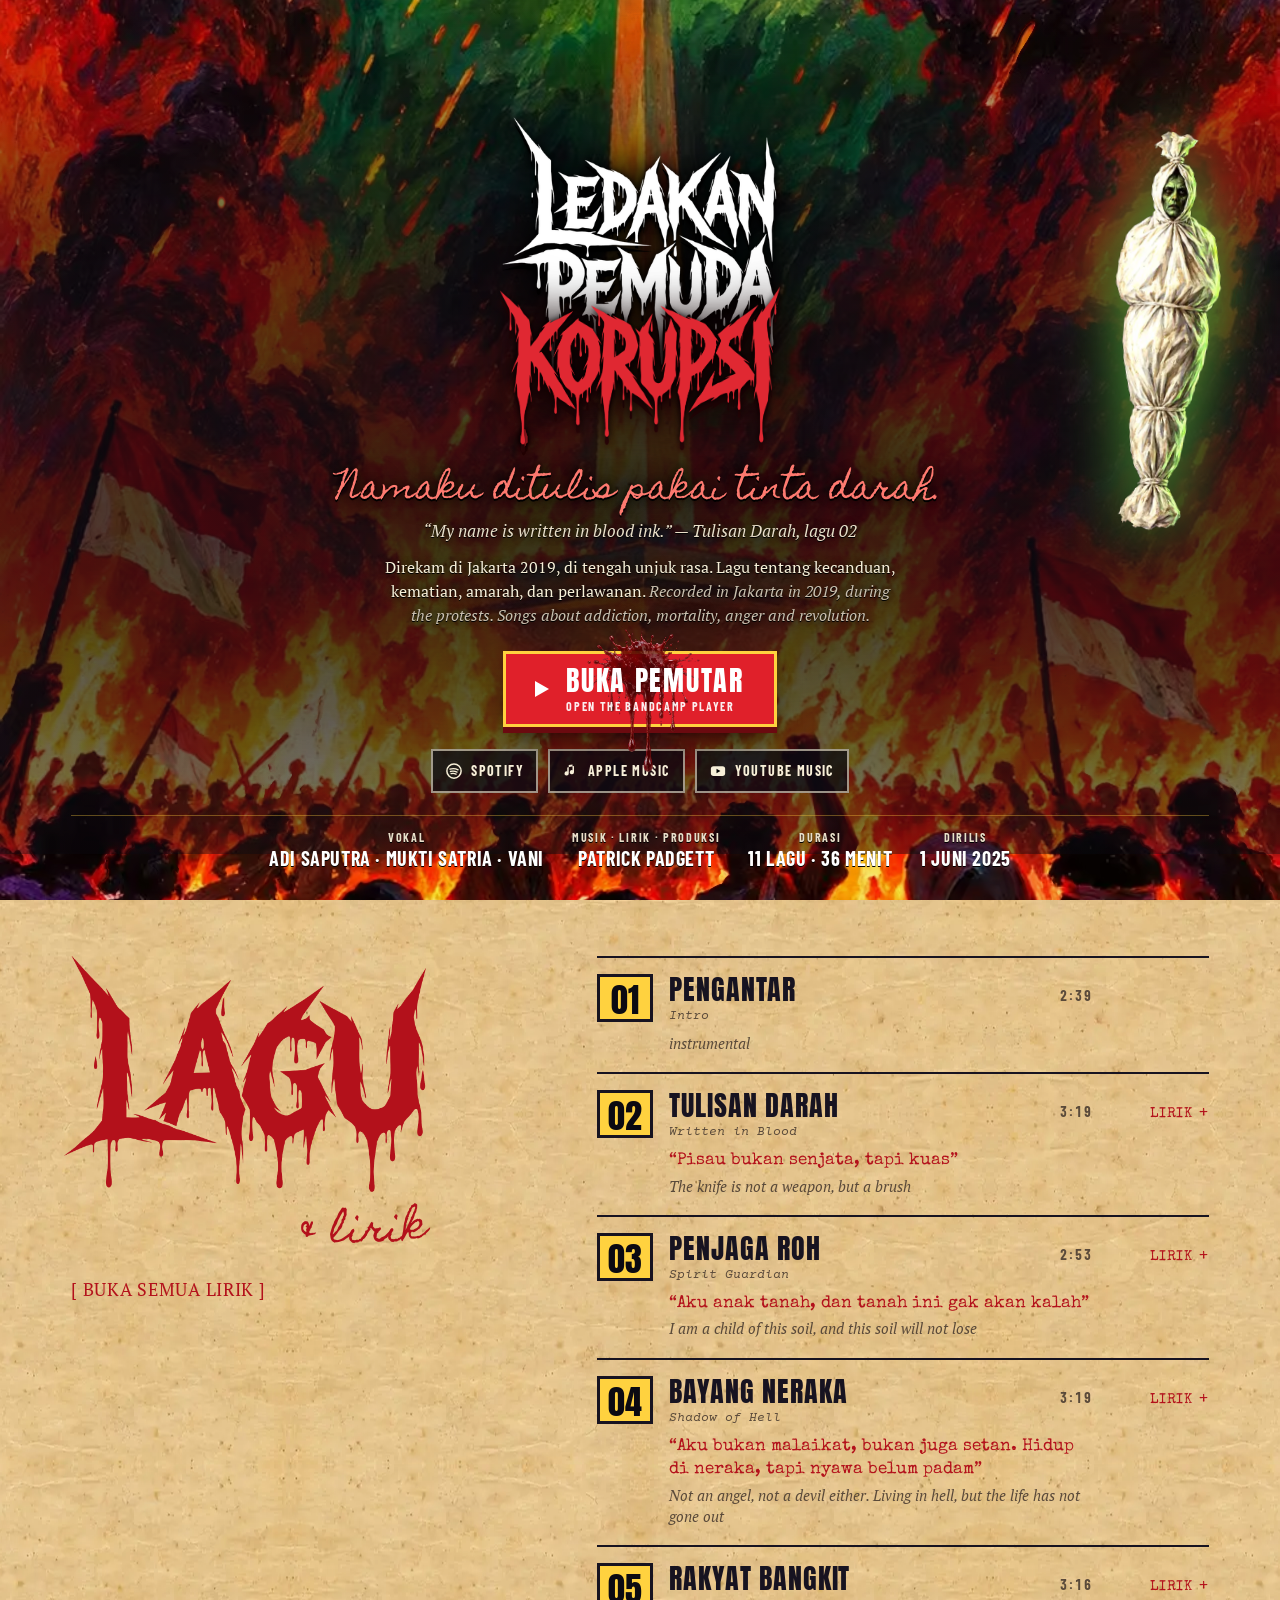
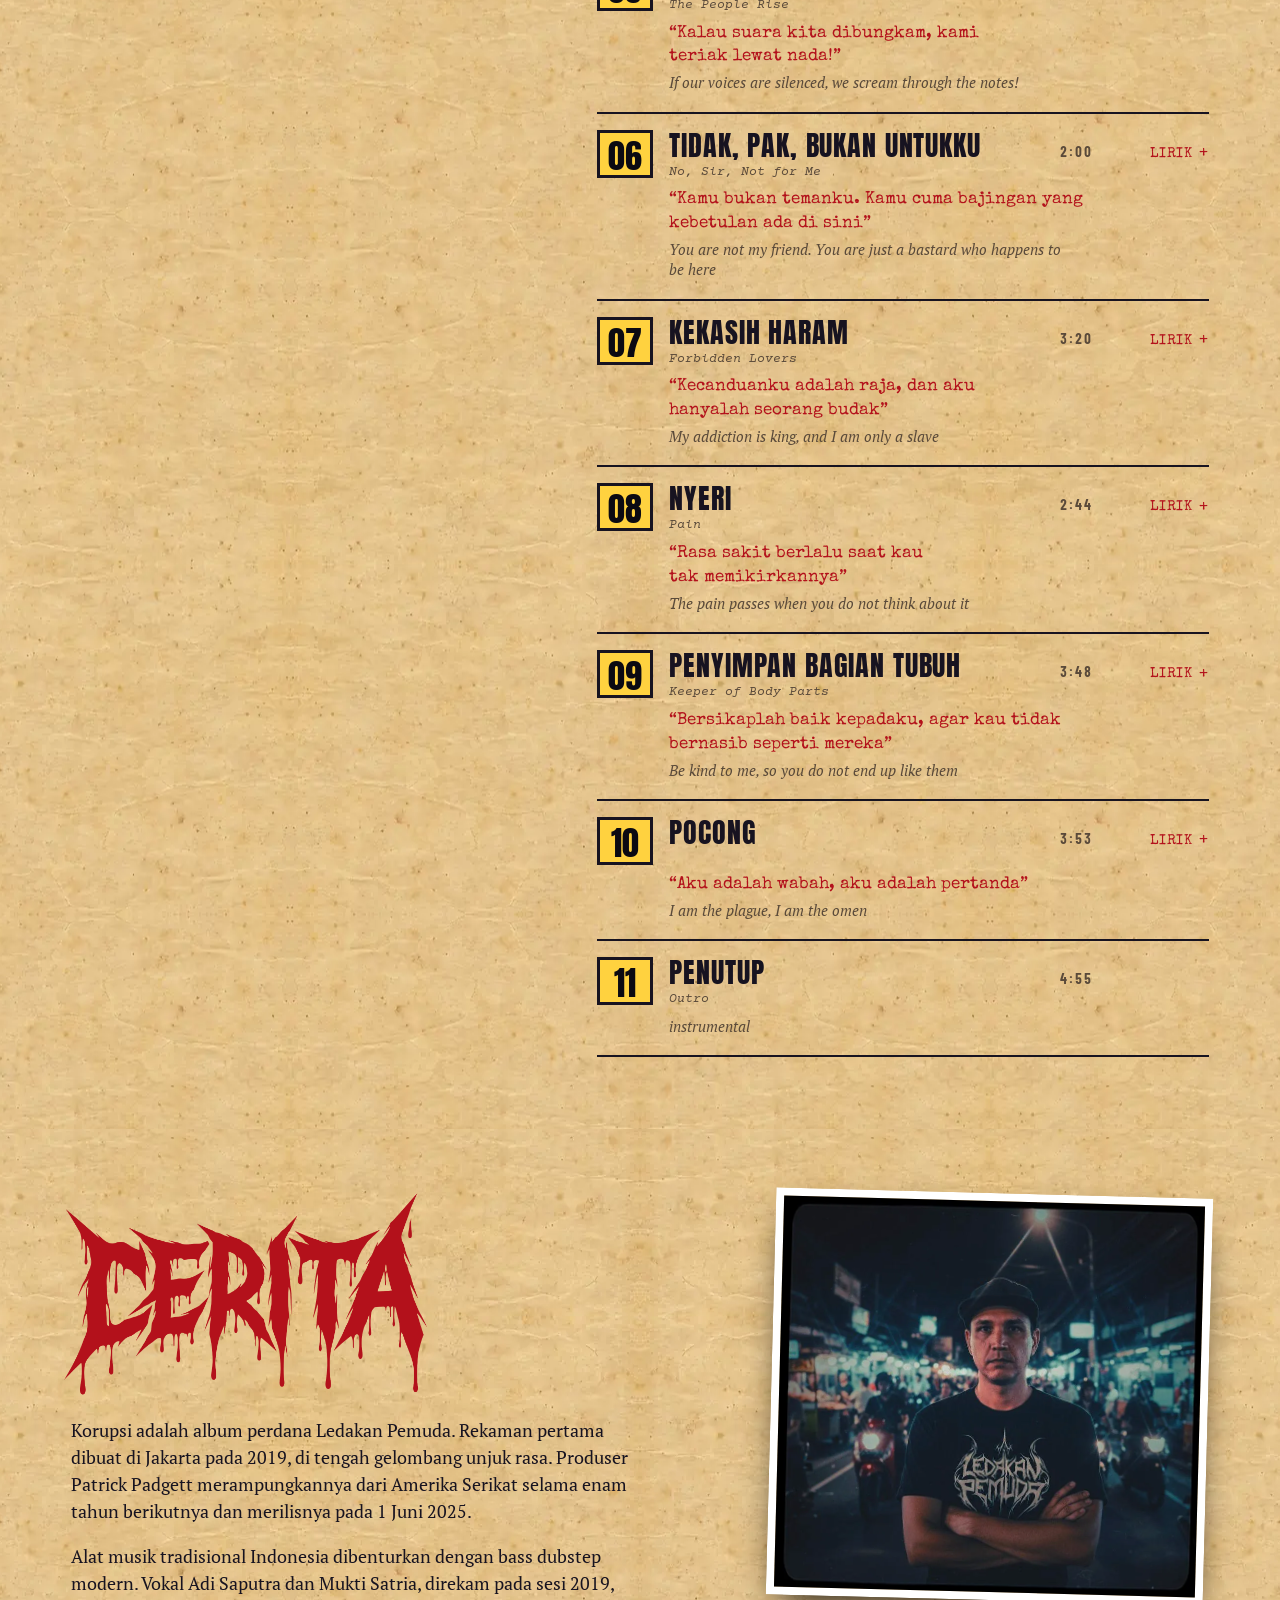
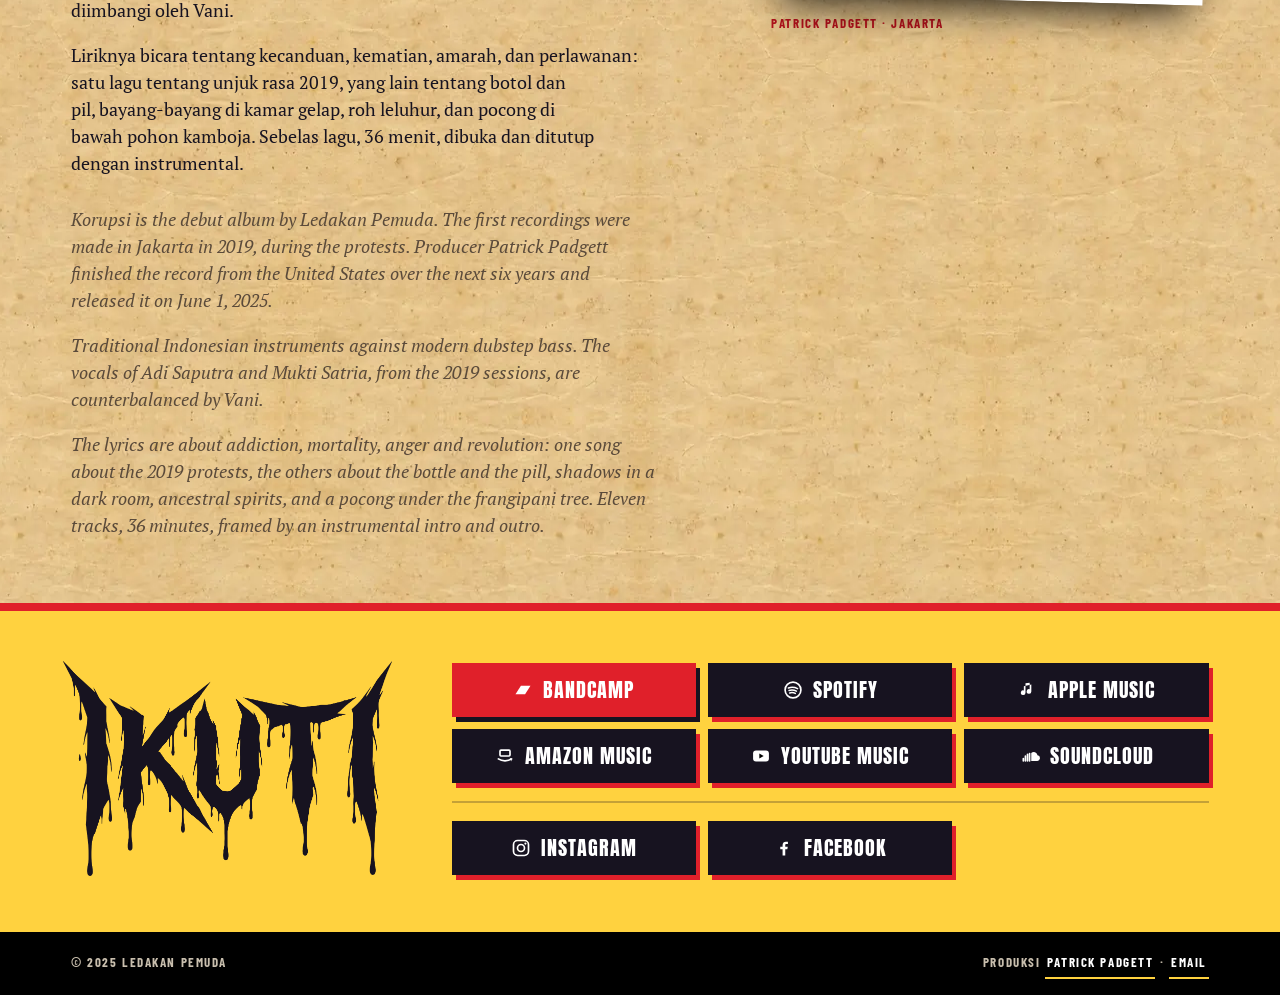
<file: index.html>
<!doctype html>
<html lang="id">
<head>
<meta charset="utf-8">
<meta name="viewport" content="width=device-width, initial-scale=1">
<title>Ledakan Pemuda — Korupsi (album, 2025) · lirik Indonesia &amp; Inggris</title>
<meta name="description" content="Album perdana Ledakan Pemuda: alat musik tradisional Indonesia melawan bass dubstep, direkam di Jakarta 2019. Sebelas lagu, lirik lengkap Indonesia &amp; Inggris. Putar di Bandcamp.">
<link rel="canonical" href="https://ledakanpemuda.com/">
<meta property="og:type" content="music.album">
<meta property="og:site_name" content="Ledakan Pemuda">
<meta property="og:locale" content="id_ID">
<meta property="og:locale:alternate" content="en_US">
<meta property="og:title" content="Ledakan Pemuda — Korupsi (album, 2025) · lirik Indonesia &amp; Inggris">
<meta property="og:description" content="Album perdana Ledakan Pemuda: alat musik tradisional Indonesia melawan bass dubstep, direkam di Jakarta 2019. Sebelas lagu, lirik lengkap Indonesia &amp; Inggris. Putar di Bandcamp.">
<meta property="og:url" content="https://ledakanpemuda.com/">
<meta property="og:image" content="https://ledakanpemuda.com/assets/og-korupsi.jpg">
<meta property="og:image:width" content="1200">
<meta property="og:image:height" content="630">
<meta property="og:image:alt" content="Sampul album Korupsi oleh Ledakan Pemuda">
<meta property="music:release_date" content="2025-06-01">
<meta property="music:musician" content="https://ledakanpemuda.com/">
<meta name="twitter:card" content="summary_large_image">
<meta name="twitter:title" content="Ledakan Pemuda — Korupsi (album, 2025) · lirik Indonesia &amp; Inggris">
<meta name="twitter:description" content="Album perdana Ledakan Pemuda: alat musik tradisional Indonesia melawan bass dubstep, direkam di Jakarta 2019. Sebelas lagu, lirik lengkap Indonesia &amp; Inggris. Putar di Bandcamp.">
<meta name="twitter:image" content="https://ledakanpemuda.com/assets/og-korupsi.jpg">
<meta name="theme-color" content="#0e0b14">
<link rel="icon" href="/favicon.ico" sizes="16x16 32x32 48x48">
<link rel="icon" type="image/png" sizes="512x512" href="/assets/icon-512.png">
<link rel="apple-touch-icon" href="/assets/apple-touch-icon.png">
<link rel="preload" href="/assets/fonts/anton-normal-400.woff2" as="font" type="font/woff2" crossorigin>
<link rel="preload" href="/assets/fonts/barlow-condensed-normal-700.woff2" as="font" type="font/woff2" crossorigin>
<link rel="preload" href="/assets/fonts/pt-serif-normal-400.woff2" as="font" type="font/woff2" crossorigin>
<link rel="preload" href="/assets/fonts/pt-serif-italic-400.woff2" as="font" type="font/woff2" crossorigin>
<link rel="preload" href="/assets/fonts/homemade-apple-normal-400.woff2" as="font" type="font/woff2" crossorigin>
<link rel="preload" href="/assets/img/word-korupsi.webp" as="image" type="image/webp" fetchpriority="high" crossorigin>
<style>
/* subset web fonts + metric-matched local fallbacks (size-adjust), so the swap does not move the layout */
@font-face{font-family:'Anton';font-style:normal;font-weight:400;font-display:swap;src:url('/assets/fonts/anton-normal-400.woff2') format('woff2')}
@font-face{font-family:'Barlow Condensed';font-style:normal;font-weight:700;font-display:swap;src:url('/assets/fonts/barlow-condensed-normal-700.woff2') format('woff2')}
@font-face{font-family:'Barlow Condensed';font-style:normal;font-weight:500;font-display:swap;src:url('/assets/fonts/barlow-condensed-normal-500.woff2') format('woff2')}
@font-face{font-family:'PT Serif';font-style:normal;font-weight:400;font-display:swap;src:url('/assets/fonts/pt-serif-normal-400.woff2') format('woff2')}
@font-face{font-family:'PT Serif';font-style:italic;font-weight:400;font-display:swap;src:url('/assets/fonts/pt-serif-italic-400.woff2') format('woff2')}
@font-face{font-family:'Homemade Apple';font-style:normal;font-weight:400;font-display:swap;src:url('/assets/fonts/homemade-apple-normal-400.woff2') format('woff2')}
@font-face{font-family:'Special Elite';font-style:normal;font-weight:400;font-display:swap;src:url('/assets/fonts/special-elite-normal-400.woff2') format('woff2')}
@font-face{font-family:'Courier Prime';font-style:normal;font-weight:400;font-display:swap;src:url('/assets/fonts/courier-prime-normal-400.woff2') format('woff2')}
@font-face{font-family:'Courier Prime';font-style:italic;font-weight:400;font-display:swap;src:url('/assets/fonts/courier-prime-italic-400.woff2') format('woff2')}
@font-face{font-family:'Courier Prime';font-style:normal;font-weight:700;font-display:swap;src:url('/assets/fonts/courier-prime-normal-700.woff2') format('woff2')}
@font-face{font-family:'Anton FB';font-style:normal;font-weight:400;src:local('Arial'),local('ArialMT'),local('Roboto'),local('Roboto-Regular'),local('Liberation Sans');size-adjust:72.71%;ascent-override:161.77%;descent-override:45.26%;line-gap-override:0.00%}
@font-face{font-family:'Barlow Condensed FB';font-style:normal;font-weight:700;src:local('Arial'),local('ArialMT'),local('Roboto'),local('Roboto-Regular'),local('Liberation Sans');size-adjust:71.26%;ascent-override:140.34%;descent-override:28.07%;line-gap-override:0.00%}
@font-face{font-family:'Barlow Condensed FB';font-style:normal;font-weight:500;src:local('Arial'),local('ArialMT'),local('Roboto'),local('Roboto-Regular'),local('Liberation Sans');size-adjust:66.42%;ascent-override:150.55%;descent-override:30.11%;line-gap-override:0.00%}
@font-face{font-family:'PT Serif FB';font-style:normal;font-weight:400;src:local('Times New Roman'),local('TimesNewRomanPSMT'),local('Liberation Serif');size-adjust:109.98%;ascent-override:94.47%;descent-override:26.01%;line-gap-override:0.00%}
@font-face{font-family:'PT Serif FB2';font-style:normal;font-weight:400;src:local('Noto Serif'),local('NotoSerif-Regular');size-adjust:92.89%;ascent-override:111.86%;descent-override:30.79%;line-gap-override:0.00%}
@font-face{font-family:'PT Serif FB';font-style:italic;font-weight:400;src:local('Times New Roman Italic'),local('TimesNewRomanPS-ItalicMT'),local('Liberation Serif Italic'),local('LiberationSerif-Italic');size-adjust:104.84%;ascent-override:99.10%;descent-override:27.28%;line-gap-override:0.00%}
@font-face{font-family:'PT Serif FB2';font-style:italic;font-weight:400;src:local('Noto Serif Italic'),local('NotoSerif-Italic');size-adjust:91.25%;ascent-override:113.86%;descent-override:31.34%;line-gap-override:0.00%}
@font-face{font-family:'Homemade Apple FB';font-style:normal;font-weight:400;src:local('Arial'),local('ArialMT'),local('Roboto'),local('Roboto-Regular'),local('Liberation Sans');size-adjust:128.62%;ascent-override:100.75%;descent-override:65.75%;line-gap-override:1.37%}
@font-face{font-family:'Special Elite FB';font-style:normal;font-weight:400;src:local('Courier New'),local('CourierNewPSMT'),local('Droid Sans Mono'),local('DroidSansMono'),local('Liberation Mono');size-adjust:88.49%;ascent-override:79.45%;descent-override:33.55%;line-gap-override:0.00%}
@font-face{font-family:'Courier Prime FB';font-style:normal;font-weight:400;src:local('Courier New'),local('CourierNewPSMT'),local('Droid Sans Mono'),local('DroidSansMono'),local('Liberation Mono');size-adjust:99.92%;ascent-override:78.19%;descent-override:34.21%;line-gap-override:0.00%}
@font-face{font-family:'Courier Prime FB';font-style:italic;font-weight:400;src:local('Courier New Italic'),local('CourierNewPS-ItalicMT'),local('Droid Sans Mono'),local('DroidSansMono'),local('Liberation Mono Italic'),local('LiberationMono-Italic');size-adjust:99.92%;ascent-override:78.19%;descent-override:34.21%;line-gap-override:0.00%}
@font-face{font-family:'Courier Prime FB';font-style:normal;font-weight:700;src:local('Courier New'),local('CourierNewPSMT'),local('Droid Sans Mono'),local('DroidSansMono'),local('Liberation Mono');size-adjust:99.92%;ascent-override:78.19%;descent-override:34.21%;line-gap-override:0.00%}

*{box-sizing:border-box}
img{display:block;max-width:100%}
.sr{position:absolute;width:1px;height:1px;overflow:hidden;clip:rect(0 0 0 0);white-space:nowrap}
[hidden]{display:none!important}
.skip{position:absolute;left:8px;top:-60px;padding:8px 12px;background:#000;color:#fff;z-index:99}
.skip:focus{top:8px}
.wrap{max-width:1200px;margin:0 auto;padding-left:clamp(16px,4vw,52px);padding-right:clamp(16px,4vw,52px)}
.player.is-open .player-btn{display:none}
.player iframe{margin-top:14px;background:#000}
.ico{width:20px;height:20px;flex:none}
/* lettering plates as masks: colour = currentColor */
[class$="-word"],.word{display:inline-block;height:1em;background:currentColor;-webkit-mask:var(--w) center/contain no-repeat;mask:var(--w) center/contain no-repeat;vertical-align:-.12em}
/* full-lyrics disclosures (shared skeleton; worlds restyle) */
[class$="-list"] details{border-top:1px solid currentColor}
[class$="-list"] summary{cursor:pointer;padding:12px 0;display:flex;gap:14px;align-items:baseline;list-style:none}
[class$="-list"] summary::-webkit-details-marker{display:none}
[class$="-list"] summary::after{content:"+";margin-left:auto;font-size:1.3em;line-height:1}
[class$="-list"] details[open] summary::after{content:"–"}
[class$="-list"] [class$="-p"]{margin:6px 0 18px;max-width:62ch}
[class$="-list"] [class$="-src"]{margin:0 0 18px;font-size:.85em}

.lirik,.lyr{--tw:'Special Elite','Special Elite FB',"Courier Prime",'Courier Prime FB','Courier New',monospace;--mono:"Courier Prime",'Courier Prime FB','Courier New',monospace;--serif:'PT Serif','PT Serif FB','PT Serif FB2',Georgia,serif}
#lagu-h{--h2:clamp(56px,7vw,110px);font-size:var(--h2);line-height:1;width:min(100%,calc(var(--h2)*4.2))}
/* -1.86% of the plate's width is the PNG's clear space above the ink (2.8% of its 1308:870 height): the ink meets the list's first rule */
#lagu-h [role=img]{display:block;height:auto;width:100%;margin-left:clamp(-14px,calc(var(--h2)*-.444),0px);margin-top:-1.86%}
/* the plate is shifted 14px left and carries 1.7% transparent padding; the script's right edge lands on the U */
.amp{display:block;text-align:right;font:400 clamp(30px,3vw,40px)/1 'Homemade Apple','Homemade Apple FB',cursive;color:var(--lyr-accent,currentColor);margin:10px 0 0;padding-right:calc(14px + 1.7%);transform:rotate(-2.5deg);transform-origin:right center;letter-spacing:0;text-transform:none}
@media (max-width:560px){#lagu-h{--h2:clamp(56px,19vw,110px)}}
.lyr{border-bottom:2px solid var(--lyr-rule,currentColor)}
.lyr-song{position:relative;border-top:2px solid var(--lyr-rule,currentColor)}
.lyr-song summary{cursor:pointer;list-style:none;display:block}
.lyr-song summary::-webkit-details-marker{display:none}
/* one row per track: number · title (+English) · duration · toggle; the blood line beneath spans the text columns */
.lyr-row{display:grid;grid-template-columns:auto minmax(0,1fr) auto minmax(4.6em,auto);gap:4px 16px;align-items:baseline;padding:16px 0 18px;min-height:44px;font:400 clamp(20px,1.7vw,24px)/1.2 var(--tw);letter-spacing:.05em;text-transform:uppercase}
.lyr-n{grid-column:1;grid-row:1;color:var(--lyr-mute,inherit);min-width:2.2ch}
.lyr-t{grid-column:2;grid-row:1}
.lyr-ten{display:block;margin-top:3px;font:italic 400 13px/1.3 var(--mono);color:var(--lyr-mute,inherit);letter-spacing:0;text-transform:none}
.lyr-d{grid-column:3;grid-row:1;font:700 14px/1 'Barlow Condensed','Barlow Condensed FB',sans-serif;font-variant-numeric:tabular-nums;letter-spacing:.14em;color:var(--lyr-mute,inherit)}
.lyr-tog{grid-column:4;grid-row:1;justify-self:end;white-space:nowrap;font:400 14px/1 var(--tw);letter-spacing:.06em;color:var(--lyr-accent,currentColor)}
.lyr-tog::before{content:"Lirik"}.lyr-tog::after{content:" +";font-size:1.3em;line-height:0;vertical-align:-.08em}   /* the bigger sign's optical centre 1.5px above the caps centre: pulled down onto it */
.lyr-song[open] .lyr-tog::before{content:"Tutup"}.lyr-song[open] .lyr-tog::after{content:" –"}
@media (hover:hover){.lyr-song summary:hover .lyr-tog{text-decoration:underline;text-underline-offset:3px}}
.lyr-ex{grid-column:2/4;grid-row:2;margin-top:4px;font:400 var(--lyr-ex-size,16px)/1.4 var(--tw);letter-spacing:0;text-transform:none;color:var(--lyr-accent,currentColor);text-wrap:pretty}
.lyr-ex-en{grid-column:2/4;grid-row:3;font:italic 400 14.5px/1.4 var(--serif);letter-spacing:0;text-transform:none;color:var(--lyr-mute,inherit);text-wrap:pretty}
.lyr-ex.lyr-ex-inst{font:italic 400 15px/1.4 var(--serif);color:var(--lyr-mute,inherit)}
@media (max-width:560px){
  .lyr-row{grid-template-columns:auto minmax(0,1fr) minmax(4.4em,auto);gap:2px 12px;font-size:19px}
  .lyr-tog{grid-column:3}
  .lyr-ex,.lyr-ex-en{grid-column:2/-1}
  .lyr-d{grid-column:2;grid-row:2;margin-top:2px}
  .lyr-ex{grid-row:3}.lyr-ex-en{grid-row:4}
}
/* desktop: 54/46 — measured over all 327 lines, the Indonesian (larger face) runs longer (p90 496px vs 400px), so it gets the wider column; this split minimises total wraps. One hanging indent so a wrapped line still reads as ONE line; each line pair is a grid row, so a wrap can never desynchronise the columns. */
.lyr-cols{--gap:clamp(32px,4vw,64px);padding:2px 0 10px;margin-left:var(--lyr-indent,0)}
@media (max-width:720px){.lyr-cols{margin-left:0}}
.lyr-head,.lyr-stanza{display:grid;grid-template-columns:minmax(0,54fr) minmax(0,46fr);column-gap:var(--gap);align-items:baseline}
.lyr-head span{font:400 12px/1.3 var(--mono);letter-spacing:.06em;text-transform:uppercase;color:var(--lyr-mute,inherit);padding-bottom:8px;border-bottom:1px solid var(--lyr-rule,currentColor);margin-bottom:18px}
.lyr-stanza{margin:0 0 1.5em}
.lyr-stanza span{display:block;font:400 var(--lyr-size,18px)/1.5 var(--tw);text-indent:-1.2em;padding-left:1.2em;color:var(--lyr-id,inherit);text-wrap:pretty}
.lyr-stanza span[lang=en]{font:italic 400 calc(var(--lyr-size,18px) * .8)/1.5 var(--mono);color:var(--lyr-en,inherit);align-self:baseline}
.lyr-stanza .ell{font-family:var(--mono);font-style:normal;font-weight:700;letter-spacing:-.05em}
.lyr-src{margin:0 0 26px;font:400 13px/1.4 var(--mono);color:var(--lyr-mute,inherit);display:flex;flex-wrap:wrap;gap:6px 22px;align-items:center}
@media (max-width:720px){.lyr-close{margin-left:0;flex:0 0 100%;text-align:left}}
.lyr-src a{color:inherit;display:inline-block;padding:8px 0;min-height:24px;text-decoration-color:var(--lyr-accent,currentColor)}
.lyr-tools{display:flex;gap:12px}
.lyr-tools button{cursor:pointer;border:0;background:transparent;color:var(--lyr-accent,currentColor);padding:10px 0;min-height:44px;font:400 15px/1 var(--tw);letter-spacing:.04em;text-transform:uppercase}
.lyr-tools button::before{content:"[ " / ""}.lyr-tools button::after{content:" ]" / ""}
@media (hover:hover){.lyr-tools button:hover{color:inherit}}
.lyr-close{cursor:pointer;border:0;background:transparent;color:var(--lyr-accent,currentColor);padding:8px 0;min-height:44px;margin-left:auto;font:400 14px/1 var(--tw);letter-spacing:.04em;text-transform:uppercase}
.lyr-close::before{content:"[ " / ""}.lyr-close::after{content:" ]" / ""}
@media (hover:hover){.lyr-close:hover{color:inherit}}
/* phone: stack each pair — Indonesian line full width, the English gloss indented beneath it; the stanza gap is 2× the pair gap */
@media (max-width:720px){
  .lyr-head{display:none}
  .lyr-stanza{display:block;margin:0 0 2em}
  .lyr-stanza span{text-indent:0;padding-left:0;text-wrap:balance}
  .lyr-stanza span[lang=id]{font-size:15px;line-height:1.45;margin-top:.9em}
  .lyr-stanza span[lang=en]{font-size:14px;line-height:1.4;padding-left:10px;border-left:2px solid var(--lyr-rule,currentColor);margin:2px 0 0}
  .lyr-stanza span[lang=id]:first-child{margin-top:0}
}

/* the play control stays visible after opening: it becomes the close control */
.player.is-open .player-btn{display:inline-flex}
.player-btn{text-decoration:none}
.player-lbl{display:grid;gap:5px;text-align:left}
.player-lbl small{font:700 12px/1 'Barlow Condensed','Barlow Condensed FB',sans-serif;letter-spacing:.14em;text-transform:uppercase;opacity:.92}
.player-btn .ico-close{display:none}
.player.is-open .player-btn .ico-play{display:none}
.player.is-open .player-btn .ico-close{display:block}
/* one note at a time; blocked/offline are written as the problem + the way out, and stay when the frame is gone */
.player-notes{position:relative;z-index:2;display:grid;justify-items:center}
.player-note{display:inline-flex;flex-wrap:wrap;justify-content:center;gap:0 .4em;align-items:baseline;max-width:34em;text-wrap:balance;background:var(--note-bg,transparent);padding:var(--note-pad,0)}
.player-note .ico-s{width:11px;height:11px;fill:currentColor;vertical-align:-1px;margin:0 .1em}
.player-note a{color:inherit;text-underline-offset:3px}
.player-note[data-note=blocked],.player-note[data-note=offline]{margin-top:12px;border:2px solid var(--note-warn,currentColor);--note-pad:12px 16px;--note-bg:var(--note-warn-bg,var(--note-bg))}
/* the warnings sit lower on the sheet, over the brightest flames: a near-solid ground, and the sentence in the page's cream rather than the border's gold */
.player-note[data-note=blocked],.player-note[data-note=offline]{color:var(--note-warn-fg,inherit)}
.player-note[data-note=blocked] [lang=en],.player-note[data-note=offline] [lang=en]{flex:0 0 100%;font-style:italic;opacity:.85}
.player-note[data-note=slow]::before,.player-note[data-note=loading]::before{content:"";width:12px;height:12px;border:2px solid currentColor;border-right-color:transparent;border-radius:50%;margin-right:.3em;align-self:center;animation:spin 1s linear infinite}
@keyframes spin{to{transform:rotate(360deg)}}
/* listen strip: one dominant Bandcamp chip + three streaming chips, directly under the control */
.listen{display:grid;grid-template-columns:repeat(2,minmax(0,1fr));gap:8px 10px;margin:14px 0 0;max-width:420px}
.listen-l{grid-column:1/-1;font:700 12px/1.3 'Barlow Condensed','Barlow Condensed FB',sans-serif;letter-spacing:.16em;text-transform:uppercase;color:var(--strip-mute,inherit)}
.listen-l span{margin-left:.6em;font-weight:500;letter-spacing:.12em;opacity:.8}
.chip{display:inline-flex;align-items:center;gap:8px;min-height:44px;padding:10px 12px;text-decoration:none;font:700 14px/1 'Barlow Condensed','Barlow Condensed FB',sans-serif;letter-spacing:.1em;text-transform:uppercase;color:var(--strip-fg,inherit);background:var(--strip-bg,transparent);border:2px solid var(--strip-line,currentColor);box-shadow:var(--strip-shadow,none);transition:transform .2s cubic-bezier(.16,1,.3,1),background .2s,color .2s,border-color .2s}
.chip .ico{width:18px;height:18px;fill:currentColor;flex:none}
.chip span{min-width:0;overflow-wrap:anywhere}
.chip:hover,.chip:focus-visible{transform:translateY(-2px);background:var(--strip-hover,rgba(0,0,0,.06));border-color:var(--strip-line-h,var(--strip-line,currentColor))}
@media (max-width:560px){
  .listen{gap:8px;margin-top:12px;max-width:none}
  .listen-l{display:none}
  .chip{justify-content:center;padding:10px 6px;font-size:13px}
}
@media (max-width:330px){.listen{grid-template-columns:1fr}.chip{justify-content:flex-start;padding:10px 12px}}
/* dock: fixed listen bar once the hero has scrolled away; off again over IKUTI (every outlet) and the footer */
.dock{position:fixed;left:var(--dock-left,0);right:0;bottom:0;z-index:50;display:flex;align-items:center;gap:8px;padding:8px clamp(12px,3vw,24px) calc(8px + env(safe-area-inset-bottom,0px));padding-left:max(clamp(12px,3vw,24px),env(safe-area-inset-left,0px));padding-right:max(clamp(12px,3vw,24px),env(safe-area-inset-right,0px));background:var(--dock-bg,#000);color:var(--dock-fg,#fff);border-top:3px solid var(--dock-accent,#fff);box-shadow:0 -10px 30px -12px rgba(0,0,0,.6);transform:translateY(110%);visibility:hidden;transition:transform .35s cubic-bezier(.16,1,.3,1),visibility 0s .35s}
.dock.is-on{transform:none;visibility:visible;transition-delay:0s}
/* the dock covers the bottom 63px (+ the home indicator); scrolled content and anchor jumps keep that clearance */
body.has-dock{padding-bottom:calc(72px + env(safe-area-inset-bottom,0px))}
body.has-dock [id]{scroll-margin-bottom:calc(80px + env(safe-area-inset-bottom,0px))}
/* the four 44px outlets never shrink (flex:none); when a translated label is too long for the row, the label ellipsizes (its full text stays in aria-label) instead of pushing an outlet off screen */
.dock-play{display:inline-flex;align-items:center;gap:8px;min-width:0;min-height:44px;padding:8px 16px 8px 12px;border:0;cursor:pointer;background:var(--dock-accent,#fff);color:var(--dock-on-accent,#000);font:400 18px/1 'Anton','Anton FB',sans-serif;letter-spacing:.06em;text-transform:uppercase;white-space:nowrap}
.dock-play span{min-width:0;overflow:hidden;text-overflow:ellipsis}
.dock-play .ico{width:18px;height:18px;flex:none;fill:currentColor}
.dock-l{margin-left:auto;font:700 12px/1 'Barlow Condensed','Barlow Condensed FB',sans-serif;letter-spacing:.16em;text-transform:uppercase;opacity:.75}
.dock-o{display:inline-flex;align-items:center;justify-content:center;flex:none;width:44px;height:44px;color:inherit;border:2px solid var(--dock-line,rgba(255,255,255,.25));transition:transform .2s cubic-bezier(.16,1,.3,1),color .2s,border-color .2s}
.dock-o .ico{width:20px;height:20px;fill:currentColor}
.dock-o:hover,.dock-o:focus-visible{transform:translateY(-2px);color:var(--dock-accent,#fff);border-color:currentColor}
/* focus on the dock's own black ground: the accent ring, not the page ring */
.dock :focus-visible{outline:3px solid var(--dock-accent,#fff);outline-offset:2px}
.dock-play:focus-visible{outline-color:var(--dock-fg,#fff)}
@media (max-width:560px){.dock{gap:6px;padding-left:max(10px,env(safe-area-inset-left,0px));padding-right:max(10px,env(safe-area-inset-right,0px))}.dock-l{display:none}.dock-play{margin-right:auto;font-size:16px;padding:8px 12px 8px 10px}}
/* under 390 the 16px label plus four 44px outlets do not fit: 15px to 364, then the label goes to screen readers only (the icons never shrink: flex:none) */
@media (max-width:389px){.dock-play{font-size:15px;padding:8px 10px 8px 8px}}
@media (max-width:363px){.dock-play span{position:absolute;width:1px;height:1px;overflow:hidden;clip:rect(0 0 0 0);white-space:nowrap}.dock-play{padding:8px 12px}}
/* a short landscape phone: the dock would cover a third of the screen, so it stays off and the hero's own controls do the job */
@media (max-height:430px) and (orientation:landscape){.dock{display:none}body.has-dock{padding-bottom:0}}
@media (prefers-reduced-motion:reduce){.dock,.chip,.dock-o{transition:none}.player-note[data-note=slow]::before,.player-note[data-note=loading]::before{animation:none;border-right-color:currentColor;opacity:.6}}
@media print{.dock,.player-btn,.player-notes{display:none!important}}

:root{--night:#0b0a12;--paper:#efe2c2;--cream:#f7efd8;--ink:#171320;--yellow:#ffd23f;--red:#e0202a;--blood:#b3111b;--blood-l:#e02832;--blood-d:#5c0509;--mute:#c9bfae;
  --strip-fg:var(--cream);--strip-bg:rgba(11,10,18,.78);--strip-line:rgba(247,239,216,.6);--strip-line-h:var(--yellow);--strip-hover:rgba(11,10,18,.95);--strip-mute:var(--yellow);
  --note-bg:rgba(11,10,18,.78);--note-pad:6px 10px;--note-warn:var(--yellow);--note-warn-bg:rgba(11,10,18,.94);--note-warn-fg:var(--cream);
  --dock-bg:#000;--dock-fg:var(--cream);--dock-accent:var(--yellow);--dock-on-accent:var(--ink);--dock-line:rgba(247,239,216,.3)}
html{background:var(--night);scrollbar-color:var(--blood) var(--night)}
body{margin:0;color:var(--cream);font:18px/1.5 'PT Serif','PT Serif FB','PT Serif FB2',Georgia,serif;background:var(--night);-webkit-font-smoothing:antialiased}
::selection{background:var(--blood);color:#fff}
a{color:inherit}
a:focus-visible,button:focus-visible,summary:focus-visible{outline:3px solid var(--yellow);outline-offset:3px}
/* the ring takes the colour that reads on each ground: yellow on the night and the black footer, blood on the paper, ink on the yellow band */
.reel :focus-visible,.syn :focus-visible{outline-color:var(--blood)}
.showing :focus-visible{outline-color:var(--ink)}

/* ---------- the one-sheet ---------- */
.sheet{position:relative;min-height:100vh;min-height:100svh;overflow:hidden;background:#000;display:grid;grid-template-rows:1fr auto}   /* vh first: engines without svh (Safari <15.4, Chrome <108) keep a full-height sheet */
.sheet picture,.sheet .art{position:absolute;inset:0;width:100%;height:100%}
.sheet .art{object-fit:cover;object-position:50% 30%}
.sheet::before{content:"";position:absolute;inset:0;background:linear-gradient(180deg,rgba(11,10,18,.82) 0,rgba(11,10,18,.7) 5%,rgba(11,10,18,.52) 10%,rgba(11,10,18,.34) 15%,rgba(11,10,18,.2) 20%,rgba(11,10,18,.11) 25%,rgba(11,10,18,.06) 30%,rgba(11,10,18,.05) 34%,rgba(11,10,18,.2) 40%,rgba(11,10,18,.62) 46%,rgba(11,10,18,.9) 60%,rgba(11,10,18,.98) 80%);pointer-events:none}
.sheet::after{content:"";position:absolute;inset:0;background:url(/assets/img/horor-paper-seamless.webp) center/700px repeat;mix-blend-mode:multiply;opacity:.3;pointer-events:none}
/* the plate is painted grey-beige (mean 147/255); on top of the vignette it still read as veiled, so the shroud is
   lit to white before the glow and shadow are drawn — the shadow onto the darkened painting is what says 'in front' */
.pocong{position:absolute;right:clamp(16px,4vw,52px);top:14%;width:min(9vw,124px);height:auto;--br:.5;filter:drop-shadow(0 0 calc(22px + 16px*var(--br)) rgba(124,255,90,calc(.42 + .36*var(--br)))) drop-shadow(0 14px 22px rgba(0,0,0,.85));animation:drift 9s ease-in-out infinite alternate;will-change:transform,filter;z-index:4;pointer-events:none}
.pocong.sw{animation:none}
/* overdrive layers. .api: the burning painting, a WebGL sibling of the <picture>, shown once its first frame is drawn (the <img> stays as the fallback under it).
   .darah: the wet title, a 2D canvas laid over the KORUPSI plate inside .mid, under the lettering's stacking context so the tagline keeps its halo on top. */
.api{position:absolute;inset:0;width:100%;height:100%;opacity:0;transition:opacity .6s;pointer-events:none}
.api.on{opacity:1}
.mid>canvas.darah{position:absolute;z-index:0;pointer-events:none}
.mid .h1,.mid .title,.mid .tag,.mid .lead{position:relative;z-index:1}
.mid .title{z-index:2}   /* the red letters stand in front of the logo's drips */
@media (prefers-reduced-motion:reduce){.api,.darah{display:none}.pocong.sw{animation:none;transform:none}}
@keyframes drift{from{transform:translate(0,0) rotate(-2deg)}to{transform:translate(-14px,-26px) rotate(2deg)}}
@keyframes drift-s{from{transform:translate(0,0) rotate(-1.5deg)}to{transform:translate(-6px,-10px) rotate(1.5deg)}}   /* under 980px the ghost shares its band with the tagline: a shorter drift */
.row{position:relative;z-index:3;width:100%;max-width:1240px;margin:0 auto;padding-left:clamp(16px,4vw,52px);padding-right:clamp(16px,4vw,52px)}
/* the band's name is the top of the title lockup: the drip logo as wide as KORUPSI's ink, the title rising 30% into it
   so the logo's drips hang behind the red letters. Sized from the title (--th) so the lockup holds at every width, capped
   by height so a short laptop keeps the play control in the fold. Black halo: white lettering over the shaft's glow. */
.mid{--th:clamp(84px,13vw,200px);--lh:min(calc(var(--th)*1.65),36vh)}
.mid .h1{margin:0 auto calc(var(--lh)*-.26 - var(--th)*.212);font-size:0;line-height:0}
/* alt text must survive the font-size:0 wrapper if the logo file ever fails */
.mid .h1 img{display:block;margin:0 auto;height:var(--lh);width:auto;filter:drop-shadow(0 0 3px rgba(0,0,0,.95)) drop-shadow(0 0 18px rgba(0,0,0,.8)) drop-shadow(0 6px 0 #000);font:700 calc(var(--th)*.42)/1.05 'Barlow Condensed','Barlow Condensed FB',sans-serif;letter-spacing:.06em;color:#fff}

.mid{align-self:end;text-align:center;padding-top:2vh;padding-bottom:10px;position:relative}
.mid::before{content:"";position:absolute;left:-100vw;right:-100vw;top:-30%;bottom:-40%;background:radial-gradient(ellipse 60% 62% at 50% 62%,rgba(11,10,18,.85),rgba(11,10,18,.55) 55%,rgba(11,10,18,.18) 82%,transparent 100%);pointer-events:none;z-index:-1}   /* the ellipse fades out before the box edge: no cut across the painting */
.mid>*{position:relative}
.mid .title{margin:0 auto;color:var(--blood-l);font-size:var(--th);line-height:1;width:min(100%,900px);filter:drop-shadow(0 0 3px rgba(0,0,0,.95)) drop-shadow(0 0 24px rgba(0,0,0,.9)) drop-shadow(0 8px 0 #2a0507)}
.mid .title .pd-word{display:block;height:1em;width:100%}
.mid .tag{margin:clamp(10px,1.8vw,26px) auto 0;max-width:21em;text-wrap:balance;font:400 clamp(24px,2.6vw,36px)/1.15 'Homemade Apple','Homemade Apple FB',cursive;color:#ff7a70;text-shadow:0 2px 0 #000,0 0 8px #000,0 0 24px #000}
.mid .tag small{display:block;margin-top:10px;font:italic 400 clamp(16px,1.3vw,18px)/1.4 'PT Serif','PT Serif FB','PT Serif FB2',serif;color:#e9dfc9;text-shadow:0 1px 0 #000,0 0 8px #000}
.mid .lead{margin:12px auto 0;max-width:33em;text-wrap:balance;font-size:clamp(16px,1.2vw,18px);color:var(--cream);text-shadow:0 1px 0 #000,0 0 8px #000}
.mid .lead span{color:var(--mute);font-style:italic}

.stub{padding-top:14px;padding-bottom:30px;display:grid;justify-items:center;gap:22px}
.player{width:min(100%,720px);text-align:center}
.stub .listen{grid-template-columns:repeat(3,max-content);justify-content:center;max-width:none;width:min(100%,720px);margin-top:0}
/* phones: one row of three; 'Apple Music' and 'YouTube Music' wrap at the space, so the strip is one chip tall (about half the old 2x2) */
@media (max-width:560px){.stub .listen{grid-template-columns:repeat(3,minmax(0,1fr))}.stub .chip{padding:8px 6px;line-height:1.15}}
@media (max-width:330px){.stub .listen{grid-template-columns:1fr}.stub .chip{justify-content:flex-start;padding:10px 12px}}
.player{position:relative}
.player-btn{position:relative;display:inline-flex;align-items:center;gap:14px;background:var(--red);color:#fff;border:3px solid var(--yellow);padding:12px 30px 12px 22px;min-height:60px;font:400 clamp(24px,2.2vw,32px)/1 'Anton','Anton FB',sans-serif;letter-spacing:.06em;text-transform:uppercase;cursor:pointer;box-shadow:0 6px 0 #6b0a10,0 16px 30px -10px rgba(0,0,0,.8);transition:transform .2s cubic-bezier(.16,1,.3,1),box-shadow .2s;isolation:isolate}
.player-btn::before{content:"";position:absolute;inset:-30px -40px -50px -34px;background:url(/assets/img/tinta-splatter-400.webp) center/contain no-repeat;z-index:-1;opacity:.9;pointer-events:none}
.player-btn:active{transform:translateY(3px);box-shadow:0 3px 0 #6b0a10}
/* the lift is a pointer state: on touch, :hover sticks to the button after the tap until the next touch elsewhere */
@media (hover:hover){.player-btn:hover{transform:translateY(-2px);box-shadow:0 8px 0 #6b0a10,0 18px 30px -10px rgba(0,0,0,.8)}}
.player-btn .ico{width:24px;height:24px;fill:#fff}
.player iframe{display:block;margin-top:12px;background:#000;border:3px solid var(--yellow);box-shadow:0 6px 0 #6b0a10,0 16px 30px -10px rgba(0,0,0,.8)}
.player-note{font-size:15px;color:var(--yellow);margin:8px 0 0}
.bill{margin:0;display:flex;flex-wrap:wrap;justify-content:center;gap:10px 28px;font:700 11px/1.2 'Barlow Condensed','Barlow Condensed FB',sans-serif;letter-spacing:.14em;text-transform:uppercase;color:var(--yellow);text-shadow:0 1px 0 #000;border-top:1px solid rgba(255,210,63,.35);padding-top:14px;width:100%}
.bill span{display:grid;gap:2px;font-family:'Barlow Condensed','Barlow Condensed FB',sans-serif;font-size:20px;letter-spacing:.03em;color:#fff;text-align:center}
.bill span small{font-size:12px;letter-spacing:.14em;color:#e9dfc9}

/* ---------- the reel: every track a frame; the sung ones open to their lyrics ---------- */
.reel{background:var(--paper) url(/assets/img/horor-paper-seamless.webp) center/700px repeat;color:var(--ink);padding:56px 0 72px}
.reel .row{display:grid;grid-template-columns:minmax(0,1fr) minmax(0,1.3fr);gap:28px 56px;align-items:start}
.reel .head{position:sticky;top:20px}
.reel h2{margin:0;color:var(--blood);font-size:clamp(56px,7vw,110px);line-height:1}
.reel .lyr-tools{margin-top:18px}
.reel,.lyr{--lyr-rule:var(--ink);--lyr-accent:var(--blood);--lyr-mute:#5a4a3a;--lyr-id:var(--ink);--lyr-en:#4a3d31;--lyr-size:18px;--lyr-on-accent:#fff;--lyr-ex-size:17px}
/* the lobby-card number tile from the old frames list */
.lyr-n{font:400 34px/1 'Anton','Anton FB',sans-serif;color:var(--night);background:var(--yellow);padding:6px 0 2px;text-align:center;border:3px solid var(--ink);min-width:56px;align-self:start;letter-spacing:0}
.lyr-row{grid-template-columns:56px minmax(0,1fr) auto minmax(4.6em,auto)}
.reel{--lyr-indent:72px}
.lyr-t{font-family:'Anton','Anton FB',sans-serif;font-size:clamp(22px,2.2vw,30px);letter-spacing:.03em;line-height:1.1;color:var(--ink)}
.lyr-song::before{content:"";position:absolute;left:-30px;top:22px;width:10px;height:14px;background:var(--blood);border-radius:50% 50% 50% 50%/40% 40% 60% 60%;transform:rotate(180deg);opacity:0;transition:opacity .3s}
.lyr-song:focus-within::before,.lyr-song[open]::before{opacity:1}
@media (hover:hover){.lyr-song:hover::before{opacity:1}}
.lyr-song{scroll-margin-top:16px}

/* ---------- the story ---------- */
.syn{background:var(--paper) url(/assets/img/horor-paper-seamless.webp) center/700px repeat;color:var(--ink);padding:64px 0;position:relative;overflow:hidden}
.syn .row{position:relative;display:grid;grid-template-columns:minmax(0,1.2fr) minmax(0,.8fr);gap:44px;align-items:start}
.syn h2{margin:0 0 16px;width:min(100%,4.2em);color:var(--blood);font-size:clamp(56px,7vw,110px);line-height:1}
/* the plate PNG carries 2.9% clear space above the ink; -1.66% of the plate's width (= that clear space, via the 1436:820 ratio) puts the ink, not the box, on the section's top line */
.syn h2 .pd-cerita-word{display:block;height:auto;width:min(100%,4.2em);margin-left:clamp(-14px,-0.255em,0px);margin-top:-1.66%}
.syn p{margin:0 0 1em;max-width:32.5em;text-wrap:pretty}   /* ~68-72 characters at 18px; 34.1em ran to 76 */
.syn p:last-child{margin-bottom:0}
.syn .en{color:#5a4a3a;font-style:italic}
.syn p[lang=id]+.en{margin-top:1.6em}
.still{position:relative;margin:0}
.still img{width:100%;height:auto;border:8px solid #fff;box-shadow:0 20px 40px -14px rgba(0,0,0,.9);transform:rotate(1.5deg);aspect-ratio:859/800;position:relative;color:transparent;overflow:hidden;background:var(--ink)}
/* the photo never arrived: its alt text stands in the frame as a caption on the night colour (Chromium/WebKit set the
   alt on ::before, so the browser's own broken-image glyph and default type are covered; Firefox uses its alt-content) */
.still img::before{content:attr(alt);position:absolute;inset:0;display:flex;align-items:center;justify-content:center;padding:12% 10%;background:var(--ink);color:var(--cream);font:italic 16px/1.5 'PT Serif','PT Serif FB','PT Serif FB2',serif;text-align:center}
.still figcaption{margin-top:14px;font:700 13px/1.4 'Barlow Condensed','Barlow Condensed FB',sans-serif;letter-spacing:.12em;text-transform:uppercase;color:var(--blood)}

/* ---------- now showing ---------- */
.showing{background:var(--yellow);color:var(--ink);padding:44px 0 50px;border-top:8px solid var(--red)}
.showing .row{display:grid;grid-template-columns:minmax(0,.9fr) minmax(0,2fr);gap:16px 40px;align-items:center}
.showing h2{margin:0;font-size:clamp(56px,7vw,110px);line-height:1;color:var(--ink)}
.showing h2 .pd-ikuti-word{display:block;height:auto;width:min(100%,4.2em);margin-left:clamp(-14px,-0.304em,0px)}
/* equal blocks in an even grid (3x2 wide, 2x3 mid, one stack on phones): natural widths wrapped 4/2, 3/2/1, 2/1/1/1/1 */
.outlets{display:grid;grid-template-columns:repeat(3,minmax(0,1fr));gap:12px}
.outlets-social{margin-top:18px;padding-top:18px;border-top:2px solid rgba(23,19,32,.25)}
.outlet{display:inline-flex;align-items:center;justify-content:center;gap:10px;text-decoration:none;background:var(--ink);color:#fff;padding:14px 20px;min-height:48px;font:400 20px/1 'Anton','Anton FB',sans-serif;letter-spacing:.05em;text-transform:uppercase;border:3px solid var(--ink);box-shadow:4px 5px 0 var(--red);transition:transform .2s cubic-bezier(.16,1,.3,1),box-shadow .2s}
.outlet:hover,.outlet:focus-visible{transform:translate(-2px,-2px);box-shadow:6px 7px 0 var(--red)}
.outlet-bandcamp{background:var(--red);border-color:var(--red);box-shadow:4px 5px 0 var(--ink)}
.outlet-bandcamp:hover{box-shadow:6px 7px 0 var(--ink)}
@media (max-width:1180px){.outlets{grid-template-columns:repeat(2,minmax(0,1fr))}}   /* the 2fr column is under 3x the widest label */
.foot{background:#000;color:var(--mute);padding:22px clamp(16px,4vw,52px);display:flex;justify-content:space-between;flex-wrap:wrap;gap:10px;font:700 13px/1.3 'Barlow Condensed','Barlow Condensed FB',sans-serif;letter-spacing:.12em;text-transform:uppercase}
.foot a{color:#fff;text-decoration:none;border-bottom:2px solid var(--yellow);display:inline-block;padding:6px 2px;margin:-6px 0}

@media (max-width:980px){
  .reel .row,.syn .row{grid-template-columns:1fr}
  .reel .head{position:static}
  .showing .row{grid-template-columns:1fr}
  .outlets{grid-template-columns:repeat(3,minmax(0,1fr))}   /* stacked: the buttons have the whole row */
  /* 10vw, not 14: on a short tablet (600x800) the 14vw ghost's feet stood 8px into the tagline; at 10vw it clears the tagline by 18px and the date chip by 3px at the far end of its drift */
  .pocong{width:10vw;right:3%;top:max(84px,9%);animation-name:drift-s}   /* 84px floor keeps the drifting head clear of the logo row on a 700px-tall tablet */
  .mid{padding-top:2vh}
}
@media (max-width:560px){
  body{font-size:16px}
  .pocong{width:54px;right:10px;top:78px}
  .mid{padding-top:2vh;--th:clamp(72px,22vw,110px)}
  .mid .tag{font-size:21px}.mid .tag small{font-size:15px}.mid .lead{font-size:15px}
  .bill{display:grid;grid-template-columns:1fr 1fr;gap:10px 14px;text-align:left}.bill span{text-align:left;font-size:18px}
  .stub{padding-bottom:26px}
  .bill{gap:6px 18px}
  .lyr-row{grid-template-columns:46px minmax(0,1fr) minmax(4.4em,auto)}
  .lyr-n{font-size:26px;min-width:46px;padding:5px 0 1px}
  .lyr-t{font-size:22px}
  .lyr-song::before{display:none}
  .player-btn::before{inset:-14px -20px -30px -16px}
}
/* 280-340: the tagline's second line stood 4-24px into the shroud; the ghost (smaller) rises into the free top-right corner
   and its feet clear the tagline by 17px+ at the far end of the drift */
@media (max-width:340px){.pocong{width:46px;right:8px;top:26px}}
@media (max-width:300px){.pocong{width:40px;right:6px}}
/* 430-620: the tagline fits on one line there, and its right end ran 6-13px under the ghost's feet; a 14em measure keeps it on two lines */
@media (max-width:620px){.mid .tag{max-width:14em}}
@media (max-width:759px){.outlets{grid-template-columns:repeat(2,minmax(0,1fr))}}
/* phones: two columns of shorter-set buttons (16px Anton, 10px sides) so the six sit in three even rows; the widest label (Amazon Music) fits a 375px column with 8% to spare for wider engines */
@media (max-width:499px){.outlet{font-size:16px;padding:12px 10px;gap:8px}}
@media (max-width:374px){.outlets{grid-template-columns:1fr}}
/* 561-806 (tablet portrait): the four billing entries fell 3+1 as centred flex items (all four fit one row from 807); a 2x2 grid of equal cells gives real columns, the rule above stays full width */
@media (min-width:561px) and (max-width:806px){.bill{display:grid;grid-template-columns:repeat(2,minmax(0,1fr));gap:10px 28px}}
@media (prefers-reduced-motion:reduce){.pocong{animation:none}.player-btn,.outlet,.lyr-song::before{transition:none}}

/* ---------- hardening: what the page does when the world is not perfect ---------- */
/* the skip link is the first Tab stop: a 44px target in the page's own label face, not the browser's 40px default */
.skip{display:inline-flex;align-items:center;min-height:44px;padding:0 16px;font:700 15px/1 'Barlow Condensed','Barlow Condensed FB',sans-serif;letter-spacing:.1em;text-transform:uppercase;color:var(--yellow);text-decoration:none;border:2px solid var(--yellow)}
/* long words (band names, titles, translations) never push a column wider than its track */
.bill span,.lyr-t,.lyr-ten,.outlet span,.foot span,.lyr-ex,.lyr-ex-en,.lyr-stanza span{min-width:0;overflow-wrap:anywhere}
/* notched phones in landscape: the sheet's gutters clear the sensor housing */
.row{padding-left:max(clamp(16px,4vw,52px),env(safe-area-inset-left,0px));padding-right:max(clamp(16px,4vw,52px),env(safe-area-inset-right,0px))}
/* the footer is full-bleed black; its text stands on the same edge as the 1240px content column above it */
.foot{padding-left:max(clamp(16px,4vw,52px),env(safe-area-inset-left,0px),calc((100% - 1240px)/2 + clamp(16px,4vw,52px)));padding-right:max(clamp(16px,4vw,52px),env(safe-area-inset-right,0px),calc((100% - 1240px)/2 + clamp(16px,4vw,52px)))}
/* the lettering plates are CSS masks: if a plate does not arrive, the accessible name is drawn in the display face instead of an empty box */
/* the three auto-height plates size themselves by aspect-ratio (2.4-2.8em tall); an engine without it (Safari <15) would collapse them to 0, so 1em is the floor */
#lagu-h [role=img],.syn h2 .pd-cerita-word,.showing h2 .pd-ikuti-word{min-height:1em}
[role=img][class$="-word"]::after{content:attr(aria-label);display:none;font:400 .82em/1 'Anton','Anton FB',sans-serif;letter-spacing:.04em;text-transform:uppercase;text-align:center}
[role=img][class$="-word"][data-plate=missing]{background:none;-webkit-mask:none;mask:none;height:auto;aspect-ratio:auto!important;width:auto;margin-left:0;margin-top:0;line-height:1}  /* !important: the plate's ratio is an inline style */
[role=img][class$="-word"][data-plate=missing]::after{display:block}
.js [role=img][class$="-word"]:not([data-plate]){background:none}  /* plate requested, not decoded yet: an empty box of the right size, never a red bar */
/* Windows high contrast: the masks would fill with the system canvas colour and read as blank blocks, so keep our
   own paint on the plates and the pocong; give the text-only controls a border, which is how that mode says 'button' */
@media (forced-colors:active){
  [role=img][class$="-word"],.pocong,.mid .h1 img,.sheet .art{forced-color-adjust:none}
  .lyr-tools button,.lyr-close,.dock-play,.player-btn,.chip,.outlet{border:2px solid ButtonText}
  .lyr-song::before,.player-btn::before{display:none}
  .sheet::before,.sheet::after,.mid::before{display:none}
  .lyr-tog{text-decoration:underline}
}
/* a reader who asked the OS for more contrast: the hero text gets a near-solid plate instead of a scrim over the
   painting, the paper loses its texture under the type, and the muted browns on paper step down to the ink */
@media (prefers-contrast:more){
  .mid::before{background:rgba(11,10,18,.94);top:0}
  .sheet::after{display:none}
  .mid .tag{color:#ff8f86}
  .mid .lead span{color:var(--cream)}
  .reel,.syn{background-image:none}
  .reel,.lyr{--lyr-mute:#2e2620;--lyr-en:#2e2620}
  .syn .en{color:#2e2620}
  .bill span small{color:var(--cream)}
  .dock-l{opacity:1}
}
/* print: the paper, the words and the links; no night ground, no controls, every song open */
@media print{
  html,body,.sheet,.reel,.syn,.showing,.foot{background:#fff!important;color:#000!important}
  .sheet{min-height:0;display:block;overflow:visible}
  .sheet picture,.sheet::before,.sheet::after,.mid::before,.pocong,.player-btn::before,.listen,.lyr-tools,.lyr-tog,.lyr-close,.lyr-song::before,.still,.skip{display:none!important}
  .mid .tag,.mid .tag small,.mid .lead,.mid .lead span,.bill,.bill span,.bill span small{color:#000!important;text-shadow:none!important}
  .mid .h1 img{filter:invert(1);height:auto;max-width:60mm;margin-bottom:0}
  .mid .h1{margin-bottom:6mm}
  .mid .title,.reel h2,.syn h2,.showing h2{color:#000!important;filter:none!important}
  [role=img][class$="-word"]{background:none;-webkit-mask:none;mask:none;height:auto;aspect-ratio:auto!important;width:auto;margin-left:0;margin-top:0;line-height:1}
  [role=img][class$="-word"]::after{display:block;text-align:left}
  .amp{transform:none;text-align:left;padding-right:0}
  .mid{padding-top:0;text-align:left}
  .reel .row,.syn .row,.showing .row{display:block}
  .reel .head{position:static}
  details.lyr-song>*{display:block}
  .lyr-cols{margin-left:0}
  .lyr-stanza{break-inside:avoid}
  a[href^="http"]::after{content:" (" attr(href) ")";font:12px/1.2 'Courier Prime','Courier Prime FB',monospace;color:#444}
  .outlets{gap:6px 18px}.outlet{background:none;border:0;box-shadow:none;padding:0;color:#000}
}

</style>
<script type="application/ld+json">{"@context":"https://schema.org","@type":"MusicAlbum","@id":"https://ledakanpemuda.com/#album","name":"Korupsi","url":"https://ledakanpemuda.com/","image":"https://ledakanpemuda.com/assets/img/cover-1600.jpg","datePublished":"2025-06-01","albumProductionType":"https://schema.org/StudioAlbum","albumReleaseType":"https://schema.org/AlbumRelease","numTracks":11,"inLanguage":"id","byArtist":{"@type":"MusicGroup","name":"Ledakan Pemuda","url":"https://ledakanpemuda.com/","sameAs":["https://ledakanpemuda.bandcamp.com/album/korupsi","https://open.spotify.com/album/5g6EyCPLJNrGHiHMVUosbJ","https://music.apple.com/gb/album/korupsi/1827343406","https://www.amazon.com/dp/B0FHWQ4KKN","https://music.youtube.com/playlist?list=OLAK5uy_nRIL_2eerZNtNPuJC19fuBYQ3dPwC9Sqs","https://soundcloud.com/ledakanpemuda/sets/korupsi","https://instagram.com/ledakanpemuda","https://facebook.com/ledakanpemuda"],"foundingLocation":{"@type":"City","name":"Jakarta"}},"producer":{"@type":"Person","name":"Patrick Padgett","url":"https://patpadgett.com"},"track":{"@type":"ItemList","numberOfItems":11,"itemListElement":[{"@type":"MusicRecording","name":"Pengantar","position":1,"duration":"PT2M39S","inAlbum":{"@id":"https://ledakanpemuda.com/#album"}},{"@type":"MusicRecording","name":"Tulisan Darah","position":2,"duration":"PT3M19S","inAlbum":{"@id":"https://ledakanpemuda.com/#album"}},{"@type":"MusicRecording","name":"Penjaga Roh","position":3,"duration":"PT2M53S","inAlbum":{"@id":"https://ledakanpemuda.com/#album"}},{"@type":"MusicRecording","name":"Bayang Neraka","position":4,"duration":"PT3M19S","inAlbum":{"@id":"https://ledakanpemuda.com/#album"}},{"@type":"MusicRecording","name":"Rakyat Bangkit","position":5,"duration":"PT3M16S","inAlbum":{"@id":"https://ledakanpemuda.com/#album"}},{"@type":"MusicRecording","name":"Tidak, Pak, Bukan Untukku","position":6,"duration":"PT2M00S","inAlbum":{"@id":"https://ledakanpemuda.com/#album"}},{"@type":"MusicRecording","name":"Kekasih Haram","position":7,"duration":"PT3M20S","inAlbum":{"@id":"https://ledakanpemuda.com/#album"}},{"@type":"MusicRecording","name":"Nyeri","position":8,"duration":"PT2M44S","inAlbum":{"@id":"https://ledakanpemuda.com/#album"}},{"@type":"MusicRecording","name":"Penyimpan Bagian Tubuh","position":9,"duration":"PT3M48S","inAlbum":{"@id":"https://ledakanpemuda.com/#album"}},{"@type":"MusicRecording","name":"Pocong","position":10,"duration":"PT3M53S","inAlbum":{"@id":"https://ledakanpemuda.com/#album"}},{"@type":"MusicRecording","name":"Penutup","position":11,"duration":"PT4M55S","inAlbum":{"@id":"https://ledakanpemuda.com/#album"}}]},"sameAs":["https://ledakanpemuda.bandcamp.com/album/korupsi","https://open.spotify.com/album/5g6EyCPLJNrGHiHMVUosbJ","https://music.apple.com/gb/album/korupsi/1827343406","https://www.amazon.com/dp/B0FHWQ4KKN","https://music.youtube.com/playlist?list=OLAK5uy_nRIL_2eerZNtNPuJC19fuBYQ3dPwC9Sqs","https://soundcloud.com/ledakanpemuda/sets/korupsi"]}</script>
<script type="application/ld+json">{"@context":"https://schema.org","@type":"WebSite","name":"Ledakan Pemuda","url":"https://ledakanpemuda.com/","inLanguage":["id","en"]}</script>
</head>
<body class="d-poster-darah">
<a class="skip" href="#lagu">Langsung ke daftar lagu</a>
<header class="sheet" id="atas" data-hero>
  <picture><source media="(max-width:560px)" type="image/avif" srcset="/assets/img/horor-cover-painted-m.avif" width="720" height="1536"><source media="(max-width:560px)" type="image/webp" srcset="/assets/img/horor-cover-painted-m.webp" width="720" height="1536"><source type="image/avif" srcset="/assets/img/horor-cover-painted.avif"><source type="image/webp" srcset="/assets/img/horor-cover-painted.webp"><img class="art" src="/assets/img/horor-cover-painted.jpg" width="1024" height="1536" alt="" aria-hidden="true" fetchpriority="high" decoding="async"></picture>
  <img class="pocong" src="/assets/img/horor-pocong-300.webp" srcset="/assets/img/horor-pocong-180.webp 180w, /assets/img/horor-pocong-300.webp 300w" sizes="(max-width:560px) 54px, (max-width:980px) 14vw, 124px" width="300" height="1060" alt="" aria-hidden="true" fetchpriority="high" decoding="async">
  <div class="row mid">
    <h1 class="h1" translate="no"><img src="/assets/img/logo-drip-800.webp" srcset="/assets/img/logo-drip-400.webp 400w, /assets/img/logo-drip-800.webp 800w" sizes="(max-width:560px) 150px, (max-width:980px) 230px, 320px" width="800" height="782" alt="Ledakan Pemuda" fetchpriority="high" decoding="async"><span class="sr"> — Korupsi</span></h1>
    <p class="title"><span class="pd-word" role="img" aria-label="Korupsi" style="--w:url(/assets/img/word-korupsi.webp);aspect-ratio:1425/822"></span></p>
    <p class="tag" lang="id">Namaku ditulis pakai tinta darah.<small lang="en">“My name is written in blood&nbsp;ink.” — Tulisan Darah, lagu 02</small></p>
    <p class="lead" lang="id">Direkam di Jakarta 2019, di tengah unjuk rasa. Lagu tentang kecanduan, kematian, amarah, dan perlawanan. <span lang="en">Recorded in Jakarta in 2019, during the protests. Songs about addiction, mortality, anger and revolution.</span></p>
  </div>
  <div class="row stub">
    <div class="player" data-player="https://bandcamp.com/EmbeddedPlayer/album=4077483661/size=large/bgcol=0b0a12/linkcol=e02832/tracklist=true/artwork=small/transparent=true/"><a class="player-btn" href="https://ledakanpemuda.bandcamp.com/album/korupsi" data-play data-open="Buka pemutar" data-open-sub="Open the Bandcamp player" data-close="Tutup pemutar" data-close-sub="Close · stops playback"><svg class="ico ico-play" viewBox="0 0 24 24" aria-hidden="true" focusable="false" fill="currentColor"><path d="M7 4v16l14-8z"/></svg><svg class="ico ico-close" viewBox="0 0 24 24" aria-hidden="true" focusable="false" fill="currentColor"><path d="M6 6l12 12M18 6L6 18" fill="none" stroke="currentColor" stroke-width="2.6" stroke-linecap="round"/></svg><span class="player-lbl"><span data-lbl>Buka pemutar</span><small lang="en" data-sub>Open the Bandcamp player</small></span></a><div class="player-notes" role="status"><p class="player-note" data-note="ok" hidden><span lang="id">Tekan <svg class="ico ico-s" viewBox="0 0 24 24" aria-hidden="true" focusable="false" fill="currentColor"><path d="M7 4v16l14-8z"/></svg><span class="sr">putar</span> di pemutar, atau <a href="https://ledakanpemuda.bandcamp.com/album/korupsi" rel="noopener" style="white-space:nowrap">buka di&nbsp;Bandcamp</a>.</span><span lang="en">Press play in the player, or open it on Bandcamp.</span></p><p class="player-note" data-note="loading" hidden><span lang="id">Memuat pemutar Bandcamp…</span><span lang="en">Loading the Bandcamp player…</span></p><p class="player-note" data-note="slow" hidden><span lang="id">Pemutar belum muncul. Tunggu sebentar, atau <a href="https://ledakanpemuda.bandcamp.com/album/korupsi" rel="noopener" style="white-space:nowrap">buka di&nbsp;Bandcamp</a>.</span><span lang="en">The player has not appeared yet. Give it a moment, or open it on Bandcamp.</span></p><p class="player-note" data-note="blocked" hidden><span lang="id">Pemutar Bandcamp tidak bisa dimuat. Tekan tombol di atas untuk mencoba lagi, <a href="https://ledakanpemuda.bandcamp.com/album/korupsi" rel="noopener" style="white-space:nowrap">buka di&nbsp;Bandcamp</a>, atau putar lewat Spotify, Apple&nbsp;Music, atau YouTube&nbsp;Music di bawah.</span><span lang="en">The Bandcamp player could not load. Tap the button above to try again, <a href="https://ledakanpemuda.bandcamp.com/album/korupsi" rel="noopener" style="white-space:nowrap">open it on&nbsp;Bandcamp</a>, or play it on Spotify, Apple&nbsp;Music, or YouTube&nbsp;Music below.</span></p><p class="player-note" data-note="offline" hidden><span lang="id">Tidak ada koneksi internet. Sambungkan dulu, lalu tekan tombol di atas lagi.</span><span lang="en">No internet connection. Reconnect, then tap the button above again.</span></p></div></div>
    <nav class="listen" aria-label="Dengarkan di"><a class="chip chip-spotify" href="https://open.spotify.com/album/5g6EyCPLJNrGHiHMVUosbJ" rel="noopener"><svg class="ico" viewBox="0 0 24 24" aria-hidden="true" focusable="false" fill="currentColor"><circle cx="12" cy="12" r="9.5" fill="none" stroke="currentColor" stroke-width="2"/><path d="M6.5 9.5c3.8-1.2 7.6-.9 11 .9M7.3 12.6c3-.9 6-.6 8.8.8M8.1 15.5c2.3-.7 4.6-.5 6.7.6" fill="none" stroke="currentColor" stroke-width="1.8" stroke-linecap="round"/></svg><span>Spotify</span></a><a class="chip chip-apple" href="https://music.apple.com/gb/album/korupsi/1827343406" rel="noopener"><svg class="ico" viewBox="0 0 24 24" aria-hidden="true" focusable="false" fill="currentColor"><path d="M9 4v11.2a2.8 2.8 0 1 1-2-2.7V7.4l9-2v8.3a2.8 2.8 0 1 1-2-2.7V3.2z"/></svg><span>Apple Music</span></a><a class="chip chip-youtube" href="https://music.youtube.com/playlist?list=OLAK5uy_nRIL_2eerZNtNPuJC19fuBYQ3dPwC9Sqs" rel="noopener"><svg class="ico" viewBox="0 0 24 24" aria-hidden="true" focusable="false" fill="currentColor"><rect x="2.5" y="5.5" width="19" height="13" rx="3.5"/><path d="M10 9v6l5.2-3z" fill="#000" class="ico-cut"/></svg><span>YouTube Music</span></a></nav>
    <p class="bill"><span><small>Vokal</small>Adi Saputra · Mukti Satria · Vani</span><span><small>Musik · lirik · produksi</small>Patrick Padgett</span><span><small>Durasi</small>11 lagu · 36 menit</span><span><small>Dirilis</small>1 Juni 2025</span></p>
  </div>
</header>

<main id="isi">
<section class="reel" id="lagu" aria-labelledby="lagu-h">
  <div class="row">
    <div class="head">
      <h2 id="lagu-h"><span class="pd-lagu-word" role="img" aria-label="Lagu" style="--w:url(/assets/img/word-lagu.webp);aspect-ratio:1308/870"></span><span class="amp">&amp; lirik</span></h2>
      <div class="lyr-tools" hidden><button type="button" data-open-all aria-expanded="false" aria-controls="lirik" data-open-label="Buka semua lirik" data-close-label="Tutup semua lirik">Buka semua lirik</button></div>
    </div>
    <div class="lyr" id="lirik"><div class="lyr-song lyr-inst" id="lirik-01"><div class="lyr-row"><span class="lyr-n">01</span><span class="lyr-t" translate="no">Pengantar<span class="lyr-ten" lang="en">Intro</span></span><span class="lyr-d">2:39</span><span class="lyr-ex lyr-ex-inst" lang="id">instrumental</span></div></div><details class="lyr-song" id="lirik-02"><summary><span class="lyr-row"><span class="lyr-n">02</span><span class="lyr-t" translate="no">Tulisan Darah<span class="lyr-ten" lang="en">Written in Blood</span></span><span class="lyr-d">3:19</span><span class="lyr-tog" aria-hidden="true"></span><span class="lyr-ex" lang="id">“Pisau bukan senjata, tapi&nbsp;kuas”</span><span class="lyr-ex-en" lang="en">The knife is not a weapon, but a brush</span></span></summary><div class="lyr-cols"><div class="lyr-head" aria-hidden="true"><span>Bahasa Indonesia</span><span>English</span></div><div class="lyr-stanza"><span lang="id">Malam jadi saksi⁠<i class="ell">…</i></span><span lang="en">The night bears witness⁠<i class="ell">…</i></span><span lang="id">Langkahku sunyi, tapi tiap tapak bersuara⁠<i class="ell">…</i></span><span lang="en">My steps are silent, but every footprint speaks⁠<i class="ell">…</i></span></div><div class="lyr-stanza"><span lang="id">Langit gelap, hatiku lebih kelam</span><span lang="en">The sky is dark, my heart is darker</span><span lang="id">Musuh berdiri? Gak lama mereka tenggelam</span><span lang="en">Enemies standing? Not for long, they go under</span><span lang="id">Cakar tajam, ku robek bisu</span><span lang="en">Sharp claws, I tear in silence</span><span lang="id">Jerit lo musik buat langkahku maju</span><span lang="en">Your scream is the music that moves me forward</span><span lang="id">Daging lo simbol dendam lama</span><span lang="en">Your flesh, a symbol of old vengeance</span><span lang="id">Kubur di hutan, jadi santapan fauna</span><span lang="en">Buried in the forest, a feast for the animals</span><span lang="id">Gigi lo kupetik, rantai ku hiasi</span><span lang="en">I pluck your teeth to decorate my chain</span><span lang="id">Jadi kenangan manis, tiap darah yang teriris</span><span lang="en">A sweet memory, every drop of blood that is cut</span></div><div class="lyr-stanza"><span lang="id">Binatang malam makan dengan tenang</span><span lang="en">The night animals eat in peace</span><span lang="id">Tulang di kalung, kenangan berdentang</span><span lang="en">Bones on a necklace, memories that clang</span><span lang="id">Gak butuh pengampunan, cuma kebisuan</span><span lang="en">I don&#x27;t need forgiveness, only silence</span><span lang="id">Mayat bicara lewat karya dan gerakan</span><span lang="en">The corpse speaks through the work and the motion</span></div><div class="lyr-stanza"><span lang="id">Tangan berdarah, mata membara</span><span lang="en">Bloody hands, burning eyes</span><span lang="id">Langkah ku sadis, hati membara</span><span lang="en">My step is sadistic, my heart ablaze</span><span lang="id">Tulang jadi seni, daging jadi legenda</span><span lang="en">Bone becomes art, flesh becomes legend</span><span lang="id">Namaku ditulis pakai tinta darah</span><span lang="en">My name is written in blood ink</span></div><div class="lyr-stanza"><span lang="id">Satu-satu gue cabut dari bayang</span><span lang="en">One by one I pull them from the shadows</span><span lang="id">Lo pikir lo kuat? Tapi gue datang tanpa sayang</span><span lang="en">You think you&#x27;re strong? But I come without mercy</span><span lang="id">Pisau bukan senjata, tapi kuas</span><span lang="en">The knife is not a weapon, but a brush</span><span lang="id">Lukis wajah lo di tanah dengan puas</span><span lang="en">I paint your face on the ground with satisfaction</span><span lang="id">Ritual dimulai saat lo berteriak</span><span lang="en">The ritual begins when you scream</span><span lang="id">Tapi malam diem, cuma angin yang menyimak</span><span lang="en">But the night stays quiet, only the wind is listening</span><span lang="id">Luka bukan akhir, tapi awal cerita</span><span lang="en">The wound is not the end, but the start of the story</span><span lang="id">Dan lo jadi bagian dari karya neraka</span><span lang="en">And you become part of hell&#x27;s masterpiece</span></div><div class="lyr-stanza"><span lang="id">Darahmu⁠<i class="ell">…</i> bukan akhir⁠<i class="ell">…</i></span><span lang="en">Your blood⁠<i class="ell">…</i> is not the end⁠<i class="ell">…</i></span><span lang="id">Tulangmu⁠<i class="ell">…</i> ukiran abadi⁠<i class="ell">…</i></span><span lang="en">Your bones⁠<i class="ell">…</i> an eternal carving⁠<i class="ell">…</i></span><span lang="id">Namamu⁠<i class="ell">…</i> lenyap dalam sunyi⁠<i class="ell">…</i></span><span lang="en">Your name⁠<i class="ell">…</i> vanishes into silence⁠<i class="ell">…</i></span></div><div class="lyr-stanza"><span lang="id">Tangan berdarah, mata membara</span><span lang="en">Bloody hands, burning eyes</span><span lang="id">Langkah ku sadis, hati membara</span><span lang="en">My step is sadistic, my heart ablaze</span><span lang="id">Tulang jadi seni, daging jadi legenda</span><span lang="en">Bone becomes art, flesh becomes legend</span><span lang="id">Namaku ditulis pakai tinta darah</span><span lang="en">My name is written in blood ink</span></div></div><p class="lyr-src"><a href="https://ledakanpemuda.bandcamp.com/track/tulisan-darah#lyrics" rel="noopener">Lirik asli di Bandcamp</a><span lang="en">English: unofficial translation</span><button type="button" class="lyr-close" data-close hidden aria-label="Tutup lirik Tulisan Darah">Tutup lirik</button></p></details><details class="lyr-song" id="lirik-03"><summary><span class="lyr-row"><span class="lyr-n">03</span><span class="lyr-t" translate="no">Penjaga Roh<span class="lyr-ten" lang="en">Spirit Guardian</span></span><span class="lyr-d">2:53</span><span class="lyr-tog" aria-hidden="true"></span><span class="lyr-ex" lang="id">“Aku anak tanah, dan tanah ini gak akan&nbsp;kalah”</span><span class="lyr-ex-en" lang="en">I am a child of this soil, and this soil will not lose</span></span></summary><div class="lyr-cols"><div class="lyr-head" aria-hidden="true"><span>Bahasa Indonesia</span><span>English</span></div><div class="lyr-stanza"><span lang="id">Dari darah leluhur aku bangkit⁠<i class="ell">…</i></span><span lang="en">From the blood of my ancestors I rise⁠<i class="ell">…</i></span><span lang="id">Di bawah bulan, kutemui bayangan hitam⁠<i class="ell">…</i></span><span lang="en">Under the moon, I meet a black shadow⁠<i class="ell">…</i></span></div><div class="lyr-stanza"><span lang="id">Asap kemenyan naik ke langit</span><span lang="en">Incense smoke rises to the sky</span><span lang="id">Gendang dipukul, roh mulai bangkit</span><span lang="en">The drum is struck, the spirits begin to rise</span><span lang="id">Mata tertutup, jiwaku terbuka</span><span lang="en">Eyes closed, my soul opens</span><span lang="id">Langkahku masuk ke dunia berbeda</span><span lang="en">My steps enter a different world</span></div><div class="lyr-stanza"><span lang="id">Di tengah hutan, suara gemetar</span><span lang="en">In the middle of the forest, a trembling voice</span><span lang="id">Nama setan dipanggil oleh pelanggar</span><span lang="en">The devil&#x27;s name called by the trespassers</span><span lang="id">Lidah bercabang, mata merah membara</span><span lang="en">Forked tongue, red eyes blazing</span><span lang="id">Tapi aku datang bawa senjata suci warisan para raja</span><span lang="en">But I come bearing the sacred weapon, the heirloom of kings</span></div><div class="lyr-stanza"><span lang="id">Omong kosong lo gak kuat lawan doa</span><span lang="en">Your nonsense is no match for prayer</span><span lang="id">Taring lo patah oleh mantra tua</span><span lang="en">Your fangs are broken by an old spell</span><span lang="id">Tulang leluhur berdiri di sampingku</span><span lang="en">The bones of my ancestors stand beside me</span><span lang="id">Lo pikir lo dewa? Lo cuma tamu</span><span lang="en">You think you&#x27;re a god? You&#x27;re only a guest</span></div><div class="lyr-stanza"><span lang="id">Panggil roh!</span><span lang="en">Call the spirits!</span><span lang="id">Aku berdiri</span><span lang="en">I stand</span><span lang="id">Hancurkan setan!</span><span lang="en">Destroy the devil!</span><span lang="id">Dengan darah sendiri</span><span lang="en">With my own blood</span><span lang="id">Bakar bayangan!</span><span lang="en">Burn the shadows!</span><span lang="id">Dengan api hati</span><span lang="en">With the fire of the heart</span><span lang="id">Aku penjaga!</span><span lang="en">I am the guardian!</span><span lang="id">Dari bumi hingga mati</span><span lang="en">From this earth until death</span></div><div class="lyr-stanza"><span lang="id">Tubuhku luka, tapi jiwaku nyala</span><span lang="en">My body is wounded, but my soul is alight</span><span lang="id">Dari Kalimantan sampai Nusa</span><span lang="en">From Kalimantan to Nusa</span><span lang="id">Langit bergetar dengar namaku</span><span lang="en">The sky trembles hearing my name</span><span lang="id">Di antara roh, aku pemburu</span><span lang="en">Among the spirits, I am the hunter</span></div><div class="lyr-stanza"><span lang="id">Lo pikir lo bisa rebut tanah suci?</span><span lang="en">You think you can seize the sacred land?</span><span lang="id">Gue panggil nenek moyang dari setiap sisi</span><span lang="en">I call the ancestors from every side</span><span lang="id">Topeng perang, tombak pusaka</span><span lang="en">War mask, heirloom spear</span><span lang="id">Satu tikaman buat hilangkan durhaka</span><span lang="en">One thrust to wipe out the treachery</span></div><div class="lyr-stanza"><span lang="id">(Vani)</span><span lang="en">(Vani)</span><span lang="id">Angin bicara⁠<i class="ell">…</i> air berteriak⁠<i class="ell">…</i></span><span lang="en">The wind speaks⁠<i class="ell">…</i> the water screams⁠<i class="ell">…</i></span><span lang="id">Tanah buka rahasia⁠<i class="ell">…</i> langit gelap⁠<i class="ell">…</i></span><span lang="en">The earth opens its secrets⁠<i class="ell">…</i> the sky goes dark⁠<i class="ell">…</i></span><span lang="id">Tapi aku tak takut, aku anak tanah</span><span lang="en">But I am not afraid, I am a child of this soil</span><span lang="id">Dan tanah ini gak akan kalah</span><span lang="en">And this soil will not lose</span></div><div class="lyr-stanza"><span lang="id">Panggil roh!</span><span lang="en">Call the spirits!</span><span lang="id">Aku berdiri</span><span lang="en">I stand</span><span lang="id">Hancurkan setan!</span><span lang="en">Destroy the devil!</span><span lang="id">Dengan darah sendiri</span><span lang="en">With my own blood</span><span lang="id">Bakar bayangan!</span><span lang="en">Burn the shadows!</span><span lang="id">Dengan api hati</span><span lang="en">With the fire of the heart</span><span lang="id">Aku penjaga!</span><span lang="en">I am the guardian!</span><span lang="id">Dari bumi hingga mati</span><span lang="en">From this earth until death</span></div><div class="lyr-stanza"><span lang="id">Setan pun tahu⁠<i class="ell">…</i></span><span lang="en">Even the devil knows⁠<i class="ell">…</i></span><span lang="id">Bukan semua manusia bisa dilahap⁠<i class="ell">…</i></span><span lang="en">Not every human can be devoured⁠<i class="ell">…</i></span><span lang="id">Karena ada yang dijaga⁠<i class="ell">…</i></span><span lang="en">Because some are guarded⁠<i class="ell">…</i></span><span lang="id">Dengan roh, tulang, dan nyawa⁠<i class="ell">…</i></span><span lang="en">With spirit, bone, and life⁠<i class="ell">…</i></span></div></div><p class="lyr-src"><a href="https://ledakanpemuda.bandcamp.com/track/penjaga-roh#lyrics" rel="noopener">Lirik asli di Bandcamp</a><span lang="en">English: unofficial translation</span><button type="button" class="lyr-close" data-close hidden aria-label="Tutup lirik Penjaga Roh">Tutup lirik</button></p></details><details class="lyr-song" id="lirik-04"><summary><span class="lyr-row"><span class="lyr-n">04</span><span class="lyr-t" translate="no">Bayang Neraka<span class="lyr-ten" lang="en">Shadow of Hell</span></span><span class="lyr-d">3:19</span><span class="lyr-tog" aria-hidden="true"></span><span class="lyr-ex" lang="id">“Aku bukan malaikat, bukan juga setan. Hidup di neraka, tapi nyawa belum&nbsp;padam”</span><span class="lyr-ex-en" lang="en">Not an angel, not a devil either. Living in hell, but the life has not gone out</span></span></summary><div class="lyr-cols"><div class="lyr-head" aria-hidden="true"><span>Bahasa Indonesia</span><span>English</span></div><div class="lyr-stanza"><span lang="id">Bayang neraka⁠<i class="ell">…</i> hidupku tak nyata⁠<i class="ell">…</i></span><span lang="en">Shadow of hell⁠<i class="ell">…</i> my life isn&#x27;t real⁠<i class="ell">…</i></span><span lang="id">Tarik nafas, tapi udara pun menolak⁠<i class="ell">…</i></span><span lang="en">I draw a breath, but even the air refuses⁠<i class="ell">…</i></span></div><div class="lyr-stanza"><span lang="id">Kubuka mata, mimpi buruk belum reda</span><span lang="en">I open my eyes, the nightmare hasn&#x27;t stopped</span><span lang="id">Bayang gelap ikat leherku macam gada</span><span lang="en">A dark shadow binds my neck, heavy as a mace</span><span lang="id">Setan berbisik, &quot;Lo emang gak guna&quot;</span><span lang="en">The devil whispers, &quot;You really are useless&quot;</span><span lang="id">Tiap langkah ku ambil, dunia makin hampa</span><span lang="en">Every step I take, the world grows emptier</span></div><div class="lyr-stanza"><span lang="id">Silet di tangan, luka jadi mantra</span><span lang="en">Razor in hand, the wound becomes a mantra</span><span lang="id">Hati beku, cinta udah gak terasa</span><span lang="en">Heart frozen, I can&#x27;t feel love anymore</span><span lang="id">Teriak ke langit, tapi langit gak denger</span><span lang="en">I scream at the sky, but the sky doesn&#x27;t hear</span><span lang="id">Doa jadi racun, hidup makin banger</span><span lang="en">Prayer turns to poison, life reeks more each day</span></div><div class="lyr-stanza"><span lang="id">Dengar bisikan⁠<i class="ell">…</i></span><span lang="en">Hear the whisper⁠<i class="ell">…</i></span><span lang="id">Dari bawah tanah⁠<i class="ell">…</i></span><span lang="en">From under the ground⁠<i class="ell">…</i></span><span lang="id">Kubur terbuka,</span><span lang="en">The grave opens,</span><span lang="id">Namaku tertulis merah⁠<i class="ell">…</i></span><span lang="en">My name is written in red⁠<i class="ell">…</i></span></div><div class="lyr-stanza"><span lang="id">Aku bukan malaikat, bukan juga setan</span><span lang="en">I&#x27;m not an angel, not a devil either</span><span lang="id">Hidup di neraka, tapi nyawa belum padam</span><span lang="en">Living in hell, but the life hasn&#x27;t gone out</span><span lang="id">Jangan coba sentuh, jiwa gue berkarat</span><span lang="en">Don&#x27;t try to touch me, my soul is rusted</span><span lang="id">Gue udah mati, tapi tetap berjalan</span><span lang="en">I&#x27;m already dead, but I keep walking</span></div><div class="lyr-stanza"><span lang="id">Asap ngebul dari luka yang kering</span><span lang="en">Smoke curls from the wounds that have dried</span><span lang="id">Ngomong cinta? Gue cuma nyeringai dingin</span><span lang="en">Talk about love? I just sneer, cold</span><span lang="id">Semua janji cuma jebakan manis</span><span lang="en">Every promise is just a sweet trap</span><span lang="id">Teman jadi bangkai, lo percaya manis?</span><span lang="en">Friends become carcasses, and you still believe in sweet?</span></div><div class="lyr-stanza"><span lang="id">Di kamar gelap, dengar jerit dalam kepala</span><span lang="en">In the dark room, hearing screams inside my head</span><span lang="id">Detak jam jadi martil, gue mati tiap detiknya</span><span lang="en">The ticking clock is a hammer, I die every second</span><span lang="id">Napas makin berat, dada jadi medan perang</span><span lang="en">Breathing gets heavier, my chest becomes a battlefield</span><span lang="id">Tapi senyum gue palsu—topeng neraka yang terang</span><span lang="en">But my smile is fake—a bright mask of hell</span></div><div class="lyr-stanza"><span lang="id">Apa lo lihat bayang itu?</span><span lang="en">Do you see that shadow?</span><span lang="id">Itu bukan gue⁠<i class="ell">…</i></span><span lang="en">That&#x27;s not me⁠<i class="ell">…</i></span><span lang="id">Itu sisa dari gue⁠<i class="ell">…</i></span><span lang="en">That&#x27;s what&#x27;s left of me⁠<i class="ell">…</i></span></div><div class="lyr-stanza"><span lang="id">Aku bukan malaikat, bukan juga setan</span><span lang="en">I&#x27;m not an angel, not a devil either</span><span lang="id">Hidup di neraka, tapi nyawa belum padam</span><span lang="en">Living in hell, but the life hasn&#x27;t gone out</span><span lang="id">Jangan coba sentuh, jiwa gue berkarat</span><span lang="en">Don&#x27;t try to touch me, my soul is rusted</span><span lang="id">Gue udah mati, tapi tetap berjalan</span><span lang="en">I&#x27;m already dead, but I keep walking</span></div><div class="lyr-stanza"><span lang="id">Kubakar masa lalu⁠<i class="ell">…</i></span><span lang="en">I burn the past⁠<i class="ell">…</i></span><span lang="id">Kubakar nama gue⁠<i class="ell">…</i></span><span lang="en">I burn my name⁠<i class="ell">…</i></span><span lang="id">Dari abu ini⁠<i class="ell">…</i></span><span lang="en">From these ashes⁠<i class="ell">…</i></span><span lang="id">Lahir gue yang baru⁠<i class="ell">…</i> atau enggak sama sekali⁠<i class="ell">…</i></span><span lang="en">A new me is born⁠<i class="ell">…</i> or nothing at all⁠<i class="ell">…</i></span></div></div><p class="lyr-src"><a href="https://ledakanpemuda.bandcamp.com/track/bayang-neraka#lyrics" rel="noopener">Lirik asli di Bandcamp</a><span lang="en">English: unofficial translation</span><button type="button" class="lyr-close" data-close hidden aria-label="Tutup lirik Bayang Neraka">Tutup lirik</button></p></details><details class="lyr-song" id="lirik-05"><summary><span class="lyr-row"><span class="lyr-n">05</span><span class="lyr-t" translate="no">Rakyat Bangkit<span class="lyr-ten" lang="en">The People Rise</span></span><span class="lyr-d">3:16</span><span class="lyr-tog" aria-hidden="true"></span><span class="lyr-ex" lang="id">“Kalau suara kita dibungkam, kami teriak lewat&nbsp;nada!”</span><span class="lyr-ex-en" lang="en">If our voices are silenced, we scream through the notes!</span></span></summary><div class="lyr-cols"><div class="lyr-head" aria-hidden="true"><span>Bahasa Indonesia</span><span>English</span></div><div class="lyr-stanza"><span lang="id">Mereka bilang kita bebas⁠<i class="ell">…</i></span><span lang="en">They say we are free⁠<i class="ell">…</i></span><span lang="id">Tapi rantai masih di leher!</span><span lang="en">But the chain is still on our necks!</span><span lang="id">Dengar suara rakyat!</span><span lang="en">Hear the voice of the people!</span></div><div class="lyr-stanza"><span lang="id">2019, mahasiswa turun ke jalan</span><span lang="en">2019, students take to the streets</span><span lang="id">Gas air mata jawabannya, bukan harapan</span><span lang="en">Tear gas is the answer, not hope</span><span lang="id">Mereka duduk di kursi, makan janji</span><span lang="en">They sit in their seats, eating promises</span><span lang="id">Kita berdiri, dibakar, diinjak, disakiti</span><span lang="en">We stand, get burned, trampled, hurt</span></div><div class="lyr-stanza"><span lang="id">Tanah dicuri atas nama &quot;izin&quot;</span><span lang="en">Land stolen in the name of &quot;permits&quot;</span><span lang="id">Hutan dibakar, rakyat disisihkan</span><span lang="en">Forests burned, the people pushed aside</span><span lang="id">Elit berseragam tersenyum di layar</span><span lang="en">Elites in uniform smile on the screen</span><span lang="id">Tapi darah buruh membasahi pagar</span><span lang="en">But workers&#x27; blood soaks the fence</span></div><div class="lyr-stanza"><span lang="id">Bangkit! Bangkit! Buka matamu!</span><span lang="en">Rise! Rise! Open your eyes!</span><span lang="id">Hukum bukan adil, tapi alat musuh!</span><span lang="en">The law isn&#x27;t justice, it&#x27;s the enemy&#x27;s tool!</span><span lang="id">Bangkit! Bangkit! Suara dijerat!</span><span lang="en">Rise! Rise! Our voices are snared!</span><span lang="id">Rakyat bersatu, sistem kiamat!</span><span lang="en">The people united, the system&#x27;s doomsday!</span></div><div class="lyr-stanza"><span lang="id">Demo damai jadi alasan pemukulan</span><span lang="en">A peaceful protest becomes an excuse for beatings</span><span lang="id">Media bisu, dibeli kekuasaan</span><span lang="en">The media is mute, bought by power</span><span lang="id">Anak petani jadi korban kebijakan</span><span lang="en">Farmers&#x27; children become victims of policy</span><span lang="id">Sementara DPR selfie dalam kenyamanan</span><span lang="en">While the DPR takes selfies in comfort</span></div><div class="lyr-stanza"><span lang="id">KPK dikikis pelan-pelan</span><span lang="en">The KPK is whittled away, slowly</span><span lang="id">Katanya demi reformasi yang &quot;aman&quot;</span><span lang="en">They say it is for a &quot;safe&quot; reform</span><span lang="id">Padahal yang aman cuma kantong sendiri</span><span lang="en">When the only thing kept safe is their own pockets</span><span lang="id">Dan yang mati? Cuma kita, tiap hari</span><span lang="en">And who dies? Only us, every day</span></div><div class="lyr-stanza"><span lang="id">Lo pikir ini negara buat semua?</span><span lang="en">You think this country is for everyone?</span><span lang="id">Coba lo lahir bukan di kota</span><span lang="en">Try being born outside the city</span><span lang="id">Lihat siapa yang punya suara</span><span lang="en">See who gets a voice</span><span lang="id">Dan siapa yang cuma jadi angka</span><span lang="en">And who is only a number</span></div><div class="lyr-stanza"><span lang="id">Bangkit! Bangkit! Buka matamu!</span><span lang="en">Rise! Rise! Open your eyes!</span><span lang="id">Hukum bukan adil, tapi alat musuh!</span><span lang="en">The law isn&#x27;t justice, it&#x27;s the enemy&#x27;s tool!</span><span lang="id">Bangkit! Bangkit! Suara dijerat!</span><span lang="en">Rise! Rise! Our voices are snared!</span><span lang="id">Rakyat bersatu, sistem kiamat!</span><span lang="en">The people united, the system&#x27;s doomsday!</span></div><div class="lyr-stanza"><span lang="id">Ini bukan lagu⁠<i class="ell">…</i> ini perlawanan⁠<i class="ell">…</i></span><span lang="en">This is not a song⁠<i class="ell">…</i> this is resistance⁠<i class="ell">…</i></span><span lang="id">Ini bukan seni⁠<i class="ell">…</i> ini senjata⁠<i class="ell">…</i></span><span lang="en">This is not art⁠<i class="ell">…</i> this is a weapon⁠<i class="ell">…</i></span><span lang="id">Kalau suara kita dibungkam⁠<i class="ell">…</i></span><span lang="en">If our voices are silenced⁠<i class="ell">…</i></span><span lang="id">Kami teriak lewat nada!</span><span lang="en">We scream through the notes!</span></div></div><p class="lyr-src"><a href="https://ledakanpemuda.bandcamp.com/track/rakyat-bangkit#lyrics" rel="noopener">Lirik asli di Bandcamp</a><span lang="en">English: unofficial translation</span><button type="button" class="lyr-close" data-close hidden aria-label="Tutup lirik Rakyat Bangkit">Tutup lirik</button></p></details><details class="lyr-song" id="lirik-06"><summary><span class="lyr-row"><span class="lyr-n">06</span><span class="lyr-t" translate="no">Tidak, Pak, Bukan Untukku<span class="lyr-ten" lang="en">No, Sir, Not for Me</span></span><span class="lyr-d">2:00</span><span class="lyr-tog" aria-hidden="true"></span><span class="lyr-ex" lang="id">“Kamu bukan temanku. Kamu cuma bajingan yang kebetulan ada di&nbsp;sini”</span><span class="lyr-ex-en" lang="en">You are not my friend. You are just a bastard who happens to be here</span></span></summary><div class="lyr-cols"><div class="lyr-head" aria-hidden="true"><span>Bahasa Indonesia</span><span>English</span></div><div class="lyr-stanza"><span lang="id">Kamu bilang kamu mencintai teman-temanmu</span><span lang="en">You say you love your friends</span><span lang="id">Kamu memanggil mereka &quot;saudara&quot; saat mereka ada di depanmu</span><span lang="en">You call them &quot;brother&quot; when they are standing in front of you</span><span lang="id">Tapi apakah kamu akan menggantung seseorang dari atap jika mereka memintamu?</span><span lang="en">But would you hang someone from a roof if they asked you to?</span><span lang="id">(Kurasa tidak)</span><span lang="en">(I don&#x27;t think so)</span></div><div class="lyr-stanza"><span lang="id">Pergi sana</span><span lang="en">Get out of here</span><span lang="id">Tukang omong manis</span><span lang="en">Sweet-talker</span><span lang="id">Kamu bukan temanku</span><span lang="en">You&#x27;re not my friend</span><span lang="id">Kamu cuma bajingan yang kebetulan ada di sini</span><span lang="en">You&#x27;re just a bastard who happens to be here</span></div><div class="lyr-stanza"><span lang="id">Kamu bilang kamu mencintai teman-temanmu</span><span lang="en">You say you love your friends</span><span lang="id">Tapi kamu abaikan panggilan mereka</span><span lang="en">But you ignore their calls</span><span lang="id">(Apa yang akan kamu lakukan untuk mereka?)</span><span lang="en">(What would you do for them?)</span><span lang="id">Apakah kamu akan menghajar seseorang sampai setengah mati di kamar mandi jika mereka memintamu?</span><span lang="en">Would you beat someone half to death in a bathroom if they asked you to?</span></div><div class="lyr-stanza"><span lang="id">Pergi sana</span><span lang="en">Get out of here</span><span lang="id">Tukang omong manis</span><span lang="en">Sweet-talker</span><span lang="id">Kamu bukan temanku</span><span lang="en">You&#x27;re not my friend</span><span lang="id">Kamu cuma bajingan yang kebetulan ada di sini</span><span lang="en">You&#x27;re just a bastard who happens to be here</span></div><div class="lyr-stanza"><span lang="id">Kamu bilang kamu mencintai teman-temanmu</span><span lang="en">You say you love your friends</span><span lang="id">Tapi kamu terus lupa menulis surat saat mereka di penjara</span><span lang="en">But you keep forgetting to write when they&#x27;re in prison</span><span lang="id">Tapi kamu merasa bangga setelah menyumbang lima dolar untuk jaminan mereka</span><span lang="en">But you feel proud after chipping in five dollars for their bail</span></div><div class="lyr-stanza"><span lang="id">Pergi sana</span><span lang="en">Get out of here</span><span lang="id">Tukang omong manis</span><span lang="en">Sweet-talker</span><span lang="id">Kamu bukan temanku</span><span lang="en">You&#x27;re not my friend</span><span lang="id">Kamu cuma bajingan yang kebetulan ada di sini</span><span lang="en">You&#x27;re just a bastard who happens to be here</span><span lang="id">Badut sialan</span><span lang="en">Damn clown</span></div></div><p class="lyr-src"><a href="https://ledakanpemuda.bandcamp.com/track/tidak-pak-bukan-untukku#lyrics" rel="noopener">Lirik asli di Bandcamp</a><span lang="en">English: unofficial translation</span><button type="button" class="lyr-close" data-close hidden aria-label="Tutup lirik Tidak, Pak, Bukan Untukku">Tutup lirik</button></p></details><details class="lyr-song" id="lirik-07"><summary><span class="lyr-row"><span class="lyr-n">07</span><span class="lyr-t" translate="no">Kekasih Haram<span class="lyr-ten" lang="en">Forbidden Lovers</span></span><span class="lyr-d">3:20</span><span class="lyr-tog" aria-hidden="true"></span><span class="lyr-ex" lang="id">“Kecanduanku adalah raja, dan aku hanyalah seorang&nbsp;budak”</span><span class="lyr-ex-en" lang="en">My addiction is king, and I am only a slave</span></span></summary><div class="lyr-cols"><div class="lyr-head" aria-hidden="true"><span>Bahasa Indonesia</span><span>English</span></div><div class="lyr-stanza"><span lang="id">Sunyi malam, hanya aku dan botol ini</span><span lang="en">Silent night, just me and this bottle</span><span lang="id">Di sudut kamar, lari dari duniawi</span><span lang="en">In the corner of the room, running from the world</span><span lang="id">Tuhan, aku malu, dahi ini tak pernah menyentuh sajadah</span><span lang="en">God, I&#x27;m ashamed, this forehead has never touched the prayer mat</span><span lang="id">Setiap tegukan adalah dosa, aku tahu ini salah</span><span lang="en">Every sip is a sin, I know this is wrong</span><span lang="id">Tapi sepi ini membunuh, lebih dingin dari mati</span><span lang="en">But this loneliness kills, colder than death</span><span lang="id">Dan hanya dia yang membuatku merasa berarti</span><span lang="en">And only she makes me feel like I matter</span></div><div class="lyr-stanza"><span lang="id">Oh, pil manisku, anggur merahku</span><span lang="en">Oh, my sweet pill, my red wine</span><span lang="id">Kalian kekasih haram yang selalu kurindu</span><span lang="en">You are the forbidden lovers I always long for</span><span lang="id">Dalam dekapan mabukmu, aku merasa tenang</span><span lang="en">In your drunken embrace, I feel calm</span><span lang="id">Bisikan surga hilang, bisikan setan yang menang</span><span lang="en">Heaven&#x27;s whisper is gone, the devil&#x27;s whisper wins</span><span lang="id">Aku tahu jalan ini menuju neraka</span><span lang="en">I know this road leads to hell</span><span lang="id">Tapi cintaku padamu lebih besar dari rasa takutku pada-Nya</span><span lang="en">But my love for you is greater than my fear of Him</span></div><div class="lyr-stanza"><span lang="id">Satu butir lagi, &#x27;tuk hilangkan gemetar</span><span lang="en">One more pill, to stop the shaking</span><span lang="id">Satu gelas lagi, agar berani menantang takdir</span><span lang="en">One more glass, to dare to defy fate</span><span lang="id">Kawan-kawanku menjauh, mereka bilang aku kotor</span><span lang="en">My friends drift away, they say I&#x27;m filthy</span><span lang="id">Mereka tak mengerti pelukan hangat alkohol</span><span lang="en">They don&#x27;t understand the warm embrace of alcohol</span><span lang="id">Dia tak pernah menghakimi, tak pernah bertanya</span><span lang="en">She never judges, never asks</span><span lang="id">Hanya memberiku lupa dari semua rasa lara</span><span lang="en">She only gives me forgetting from all the pain</span></div><div class="lyr-stanza"><span lang="id">Oh, pil manisku, anggur merahku</span><span lang="en">Oh, my sweet pill, my red wine</span><span lang="id">Kalian kekasih haram yang selalu kurindu</span><span lang="en">You are the forbidden lovers I always long for</span><span lang="id">Dalam dekapan mabukmu, aku merasa tenang</span><span lang="en">In your drunken embrace, I feel calm</span><span lang="id">Bisikan surga hilang, bisikan setan yang menang</span><span lang="en">Heaven&#x27;s whisper is gone, the devil&#x27;s whisper wins</span><span lang="id">Aku tahu jalan ini menuju neraka</span><span lang="en">I know this road leads to hell</span><span lang="id">Tapi cintaku padamu lebih besar dari rasa takutku pada-Nya</span><span lang="en">But my love for you is greater than my fear of Him</span></div><div class="lyr-stanza"><span lang="id">Di dasar gelas, kulihat bayanganku sendiri</span><span lang="en">At the bottom of the glass, I see my own reflection</span><span lang="id">Seorang pendosa yang lelah, terikat dan tak bisa lari</span><span lang="en">A tired sinner, bound and unable to run</span><span lang="id">Ingin kupecahkan botol ini, ingin kubuang semua pil</span><span lang="en">I want to smash this bottle, I want to throw away all the pills</span><span lang="id">Tapi tanganku terbelenggu, jiwaku telah kerdil</span><span lang="en">But my hands are shackled, my soul has shrunk</span><span lang="id">Aku sudah terlalu jauh, untuk kembali pulang</span><span lang="en">I&#x27;ve gone too far to come back home</span><span lang="id">Kecanduanku adalah raja, dan aku hanyalah seorang budak</span><span lang="en">My addiction is king, and I am only a slave</span></div><div class="lyr-stanza"><span lang="id">Oh, pil manisku, anggur merahku</span><span lang="en">Oh, my sweet pill, my red wine</span><span lang="id">Kalian kekasih haram yang selalu kurindu</span><span lang="en">You are the forbidden lovers I always long for</span><span lang="id">Dalam dekapan mabukmu, aku merasa tenang</span><span lang="en">In your drunken embrace, I feel calm</span><span lang="id">Bisikan surga hilang, bisikan setan yang menang</span><span lang="en">Heaven&#x27;s whisper is gone, the devil&#x27;s whisper wins</span><span lang="id">Aku tahu jalan ini menuju neraka</span><span lang="en">I know this road leads to hell</span><span lang="id">Tapi cintaku padamu lebih besar dari rasa takutku pada-Nya</span><span lang="en">But my love for you is greater than my fear of Him</span></div><div class="lyr-stanza"><span lang="id">Biarlah⁠<i class="ell">…</i> biarlah api membakarku nanti</span><span lang="en">Let it be⁠<i class="ell">…</i> let the fire burn me later</span><span lang="id">Kemenangan ini terlalu manis untuk disesali</span><span lang="en">This victory is too sweet to regret</span><span lang="id">Ya, kecanduanku selalu menang⁠<i class="ell">…</i></span><span lang="en">Yes, my addiction always wins⁠<i class="ell">…</i></span><span lang="id">Selalu menang⁠<i class="ell">…</i></span><span lang="en">Always wins⁠<i class="ell">…</i></span><span lang="id">Sampai jumpa di neraka.</span><span lang="en">See you in hell.</span></div></div><p class="lyr-src"><a href="https://ledakanpemuda.bandcamp.com/track/kekasih-haram#lyrics" rel="noopener">Lirik asli di Bandcamp</a><span lang="en">English: unofficial translation</span><button type="button" class="lyr-close" data-close hidden aria-label="Tutup lirik Kekasih Haram">Tutup lirik</button></p></details><details class="lyr-song" id="lirik-08"><summary><span class="lyr-row"><span class="lyr-n">08</span><span class="lyr-t" translate="no">Nyeri<span class="lyr-ten" lang="en">Pain</span></span><span class="lyr-d">2:44</span><span class="lyr-tog" aria-hidden="true"></span><span class="lyr-ex" lang="id">“Rasa sakit berlalu saat kau tak&nbsp;memikirkannya”</span><span class="lyr-ex-en" lang="en">The pain passes when you do not think about it</span></span></summary><div class="lyr-cols"><div class="lyr-head" aria-hidden="true"><span>Bahasa Indonesia</span><span>English</span></div><div class="lyr-stanza"><span lang="id">Rasa sakit berlalu saat kau tak memikirkannya</span><span lang="en">The pain passes when you don&#x27;t think about it</span><span lang="id">Saat kau tak memikirkannya, tidak</span><span lang="en">When you don&#x27;t think about it, no</span><span lang="id">Rasa sakit berlalu saat kau tak memikirkannya</span><span lang="en">The pain passes when you don&#x27;t think about it</span><span lang="id">Saat kau tak memikirkannya, tidak</span><span lang="en">When you don&#x27;t think about it, no</span></div><div class="lyr-stanza"><span lang="id">Kurasa penglihatanku kabur, sumpah malaikat maut sedang terburu-buru</span><span lang="en">I think my vision&#x27;s blurring, I swear the angel of death is in a hurry</span><span lang="id">Ya, kukatakan aku tak punya kekhawatiran tapi merasa tak ada yang bisa menyembuhkanku</span><span lang="en">Yeah, I say I&#x27;ve got no worries but I feel like nothing can cure me</span><span lang="id">Aku tak tahu kenapa, sudah sangat muak dengan perjalanan ini</span><span lang="en">I don&#x27;t know why, I&#x27;m so sick of this journey</span><span lang="id">Hanya ingin pergi agar aku bisa merasa normal sekali</span><span lang="en">I just want to leave so I can feel normal for once</span><span lang="id">Berfantasi tentang menggenggam pistol</span><span lang="en">Fantasizing about holding a gun</span><span lang="id">Dan aku punya banyak masalah, diobati, diselesaikan</span><span lang="en">And I&#x27;ve got a lot of problems, medicated, settled</span><span lang="id">Perlahan aku jatuh, perlahan aku jatuh</span><span lang="en">Slowly I fall, slowly I fall</span><span lang="id">Aku punya banyak masalah, diobati, diselesaikan</span><span lang="en">I&#x27;ve got a lot of problems, medicated, settled</span><span lang="id">Perlahan aku jatuh, perlahan aku jatuh, tidak, tidak</span><span lang="en">Slowly I fall, slowly I fall, no, no</span></div><div class="lyr-stanza"><span lang="id">Suara-suara, di kepalaku, aku tak mau, tak ada lagi obat-obatan</span><span lang="en">Voices, in my head, I don&#x27;t want them, no more drugs</span><span lang="id">Suara-suara, di kepalaku, aku tak mau, tak ada lagi</span><span lang="en">Voices, in my head, I don&#x27;t want them, no more</span></div><div class="lyr-stanza"><span lang="id">Rasa sakit berlalu saat kau tak memikirkannya</span><span lang="en">The pain passes when you don&#x27;t think about it</span><span lang="id">Saat kau tak memikirkannya itu, tidak</span><span lang="en">When you don&#x27;t think about it, no</span><span lang="id">Rasa sakit berlalu saat Anda tidak memikirkannya</span><span lang="en">The pain passes when you don&#x27;t think about it</span><span lang="id">Saat Anda tidak memikirkannya, tidak</span><span lang="en">When you don&#x27;t think about it, no</span></div><div class="lyr-stanza"><span lang="id">Saya telah hidup sendiri, orang tua saya berkata cari bantuan</span><span lang="en">I&#x27;ve been living alone, my parents say get help</span><span lang="id">Tapi terapi agak menakutkan, ya itulah yang ditolak otak saya</span><span lang="en">But therapy&#x27;s kind of scary, yeah, that&#x27;s what my brain rejects</span><span lang="id">Saya telah hidup tidak banyak bergerak, melewati kuburan</span><span lang="en">I&#x27;ve been living barely moving, walking past the graveyard</span><span lang="id">Beberapa kaki tepat dari rumah saya, jika itu akhirnya maka saya ingin keluar</span><span lang="en">A few feet from my house, if that&#x27;s the end then I want out</span><span lang="id">Dan saya punya banyak masalah, diobati, diselesaikan</span><span lang="en">And I&#x27;ve got a lot of problems, medicated, settled</span><span lang="id">Perlahan saya jatuh, perlahan saya jatuh</span><span lang="en">Slowly I fall, slowly I fall</span><span lang="id">Saya punya banyak masalah, diobati, diselesaikan</span><span lang="en">I&#x27;ve got a lot of problems, medicated, settled</span><span lang="id">Perlahan saya jatuh, perlahan saya jatuh, tidak, tidak</span><span lang="en">Slowly I fall, slowly I fall, no, no</span></div><div class="lyr-stanza"><span lang="id">Suara-suara semua, di kepala saya, saya tidak mau, tidak ada lagi obat-obatan</span><span lang="en">All the voices, in my head, I don&#x27;t want them, no more drugs</span><span lang="id">Suara-suara semua, di kepala saya, saya tidak mau, tidak lagi</span><span lang="en">All the voices, in my head, I don&#x27;t want them, not anymore</span></div><div class="lyr-stanza"><span lang="id">Rasa sakit berlalu saat Anda tidak memikirkannya</span><span lang="en">The pain passes when you don&#x27;t think about it</span><span lang="id">Saat Anda tidak memikirkannya, tidak</span><span lang="en">When you don&#x27;t think about it, no</span><span lang="id">Rasa sakit berlalu saat Anda tidak memikirkannya</span><span lang="en">The pain passes when you don&#x27;t think about it</span><span lang="id">Saat Anda tidak memikirkannya, tidak</span><span lang="en">When you don&#x27;t think about it, no</span><span lang="id">Dapat kamu menyelamatkanku</span><span lang="en">Can you save me</span></div><div class="lyr-stanza"><span lang="id">Bisakah kamu menyelamatkanku</span><span lang="en">Can you save me</span><span lang="id">Bisakah kamu menyelamatkanku</span><span lang="en">Can you save me</span><span lang="id">Bisakah kamu menyelamatkanku</span><span lang="en">Can you save me</span></div></div><p class="lyr-src"><a href="https://ledakanpemuda.bandcamp.com/track/nyeri#lyrics" rel="noopener">Lirik asli di Bandcamp</a><span lang="en">English: unofficial translation</span><button type="button" class="lyr-close" data-close hidden aria-label="Tutup lirik Nyeri">Tutup lirik</button></p></details><details class="lyr-song" id="lirik-09"><summary><span class="lyr-row"><span class="lyr-n">09</span><span class="lyr-t" translate="no">Penyimpan Bagian Tubuh<span class="lyr-ten" lang="en">Keeper of Body Parts</span></span><span class="lyr-d">3:48</span><span class="lyr-tog" aria-hidden="true"></span><span class="lyr-ex" lang="id">“Bersikaplah baik kepadaku, agar kau tidak bernasib seperti&nbsp;mereka”</span><span class="lyr-ex-en" lang="en">Be kind to me, so you do not end up like them</span></span></summary><div class="lyr-cols"><div class="lyr-head" aria-hidden="true"><span>Bahasa Indonesia</span><span>English</span></div><div class="lyr-stanza"><span lang="id">Aku dapatkan telingamu dan aku simpan</span><span lang="en">I got your ear and I kept it</span><span lang="id">Aku dapatkan matamu dan aku simpan</span><span lang="en">I got your eye and I kept it</span><span lang="id">Aku dapatkan hatimu dan aku simpan</span><span lang="en">I got your heart and I kept it</span><span lang="id">Aku dapatkan nyawamu dan aku simpan</span><span lang="en">I got your life and I kept it</span></div><div class="lyr-stanza"><span lang="id">Bersikaplah baik kepadaku</span><span lang="en">Be nice to me</span><span lang="id">Agar kau tidak bernasib seperti mereka (seperti mereka)</span><span lang="en">So you don&#x27;t end up like them (like them)</span><span lang="id">Karena bila kau membuatku marah</span><span lang="en">Because if you make me angry</span><span lang="id">Maka kau akan berakhir seperti mereka (seperti mereka)</span><span lang="en">Then you will end up like them (like them)</span></div><div class="lyr-stanza"><span lang="id">Aku dapatkan rambutmu dan aku simpan</span><span lang="en">I got your hair and I kept it</span><span lang="id">Aku dapatkan bibirmu dan aku simpan</span><span lang="en">I got your lips and I kept them</span><span lang="id">Aku dapatkan paru-parumu dan aku simpan</span><span lang="en">I got your lungs and I kept them</span><span lang="id">Aku dapatkan ginjalmu dan aku simpan</span><span lang="en">I got your kidney and I kept it</span></div><div class="lyr-stanza"><span lang="id">Bersikaplah baik kepadaku</span><span lang="en">Be nice to me</span><span lang="id">Agar kau tidak bernasib seperti mereka (seperti mereka)</span><span lang="en">So you don&#x27;t end up like them (like them)</span><span lang="id">Karena bila kau membuatku marah</span><span lang="en">Because if you make me angry</span><span lang="id">Maka kau akan berakhir seperti mereka (seperti mereka)</span><span lang="en">Then you will end up like them (like them)</span></div><div class="lyr-stanza"><span lang="id">Aku mendapatkan telingamu dan aku simpan</span><span lang="en">I got your ear and I kept it</span><span lang="id">Aku mendapatkan matamu dan aku simpan</span><span lang="en">I got your eye and I kept it</span><span lang="id">Aku mendapatkan hatimu dan aku simpan</span><span lang="en">I got your heart and I kept it</span><span lang="id">Aku mendapatkan nyawamu dan aku simpan</span><span lang="en">I got your life and I kept it</span></div><div class="lyr-stanza"><span lang="id">Bersikaplah baik kepadaku</span><span lang="en">Be nice to me</span><span lang="id">Agar kau tidak bernasib seperti mereka (seperti mereka)</span><span lang="en">So you don&#x27;t end up like them (like them)</span><span lang="id">Karena bila kau membuatku marah</span><span lang="en">Because if you make me angry</span><span lang="id">Maka kau akan berakhir seperti mereka (seperti mereka)</span><span lang="en">Then you will end up like them (like them)</span></div><div class="lyr-stanza"><span lang="id">Aku mendapatkan telingamu dan aku simpan</span><span lang="en">I got your ear and I kept it</span><span lang="id">Aku mendapatkan matamu dan aku simpan</span><span lang="en">I got your eye and I kept it</span><span lang="id">Aku mendapatkan hatimu dan aku simpan</span><span lang="en">I got your heart and I kept it</span><span lang="id">Aku mendapatkan nyawamu dan aku simpan</span><span lang="en">I got your life and I kept it</span></div><div class="lyr-stanza"><span lang="id">Bersikaplah baik kepadaku</span><span lang="en">Be nice to me</span><span lang="id">Agar kau tidak bernasib seperti mereka (seperti mereka)</span><span lang="en">So you don&#x27;t end up like them (like them)</span><span lang="id">Karena bila kau membuatku marah</span><span lang="en">Because if you make me angry</span><span lang="id">Maka kau akan berakhir seperti mereka (seperti mereka)</span><span lang="en">Then you will end up like them (like them)</span></div></div><p class="lyr-src"><a href="https://ledakanpemuda.bandcamp.com/track/penyimpan-bagian-tubuh#lyrics" rel="noopener">Lirik asli di Bandcamp</a><span lang="en">English: unofficial translation</span><button type="button" class="lyr-close" data-close hidden aria-label="Tutup lirik Penyimpan Bagian Tubuh">Tutup lirik</button></p></details><details class="lyr-song" id="lirik-10"><summary><span class="lyr-row"><span class="lyr-n">10</span><span class="lyr-t" translate="no">Pocong</span><span class="lyr-d">3:53</span><span class="lyr-tog" aria-hidden="true"></span><span class="lyr-ex" lang="id">“Aku adalah wabah, aku adalah&nbsp;pertanda”</span><span class="lyr-ex-en" lang="en">I am the plague, I am the omen</span></span></summary><div class="lyr-cols"><div class="lyr-head" aria-hidden="true"><span>Bahasa Indonesia</span><span>English</span></div><div class="lyr-stanza"><span lang="id">Hitam pekat di kornea, tak ada cahaya tersisa</span><span lang="en">Pitch black in the cornea, no light left</span><span lang="id">Arwah penasaran berbisik, tarik aku ke neraka</span><span lang="en">Restless spirits whisper, dragging me to hell</span><span lang="id">Darah di altar, tumbal untuk entitas fana</span><span lang="en">Blood on the altar, a sacrifice for a mortal entity</span><span lang="id">Jiwa terkoyak, terbelah, dogma usang tak berguna</span><span lang="en">Soul torn, split, worn-out dogma useless</span><span lang="id">Aku berjalan di antara bayang, dunia kasat mata</span><span lang="en">I walk among the shadows, the world beyond sight</span><span lang="id">Melihat yang tak terlihat, lidah kelu tak berkata</span><span lang="en">Seeing what cannot be seen, tongue numb, unable to speak</span><span lang="id">Mereka bilang ku gila, sesat, pembawa celaka</span><span lang="en">They say I&#x27;m mad, a heretic, a bringer of ruin</span><span lang="id">Tapi di inti kehampaan, kutemukan semesta</span><span lang="en">But at the core of the void, I found the universe</span></div><div class="lyr-stanza"><span lang="id">SIKSA! DI BAWAH REMBULAN PUCAT!</span><span lang="en">TORMENT! UNDER THE PALE MOON!</span><span lang="id">NYAWA! HANYA SEBUAH ALAM MELARAT!</span><span lang="en">LIFE! ONLY A WRETCHED REALM!</span><span lang="id">PUTUS ASA! MERAYAP DI URAT NADI!</span><span lang="en">DESPAIR! CRAWLING THROUGH THE VEINS!</span><span lang="id">MATI RASA! SAMPAI AKHIR HAYAT INI!</span><span lang="en">NUMB! UNTIL THE END OF THIS LIFE!</span></div><div class="lyr-stanza"><span lang="id">Bangsat⁠<i class="ell">…</i> mereka takkan mengerti⁠<i class="ell">…</i></span><span lang="en">Bastards⁠<i class="ell">…</i> they will never understand⁠<i class="ell">…</i></span><span lang="id">Ritual tengah malam⁠<i class="ell">…</i> dupa dan lilin menari⁠<i class="ell">…</i></span><span lang="en">Midnight ritual⁠<i class="ell">…</i> incense and candles dancing⁠<i class="ell">…</i></span></div><div class="lyr-stanza"><span lang="id">Di bawah pohon kamboja, ku gali liang lahat</span><span lang="en">Under the frangipani tree, I dig the grave</span><span lang="id">Untuk semua harapan yang telah sekarat</span><span lang="en">For every hope that lies dying</span><span lang="id">Guna-guna ku rapalkan, mantra pemanggil ajal</span><span lang="en">I chant the black magic, the spell that summons death</span><span lang="id">Selamat datang di purgatori, nikmati setiap bekal</span><span lang="en">Welcome to purgatory, enjoy every provision</span></div><div class="lyr-stanza"><span lang="id">Jasad dingin membiru, kembali ke tanah ibu</span><span lang="en">The cold body turns blue, returns to mother earth</span><span lang="id">Tak ada surga menanti, hanya siklus pilu</span><span lang="en">No heaven waiting, only a cycle of sorrow</span><span lang="id">Ilmu hitam ku teguk, bagai air di kala dahaga</span><span lang="en">I drink the black arts like water when thirsty</span><span lang="id">Kosong adalah segalanya, segalanya adalah omega</span><span lang="en">Emptiness is everything, everything is omega</span><span lang="id">Batasi pikiranmu, buka mata ketiga</span><span lang="en">Limit your mind, open the third eye</span><span lang="id">Lihat wujud asli mereka, para pendosa durjana</span><span lang="en">See their true form, the wicked sinners</span><span lang="id">Aku adalah wabah, aku adalah pertanda</span><span lang="en">I am the plague, I am the omen</span><span lang="id">Akhir dari sebuah era, awal dari hampa</span><span lang="en">The end of an era, the beginning of the void</span></div><div class="lyr-stanza"><span lang="id">SIKSA! DI BAWAH REMBULAN PUCAT!</span><span lang="en">TORMENT! UNDER THE PALE MOON!</span><span lang="id">NYAWA! HANYA SEBUAH ALAM MELARAT!</span><span lang="en">LIFE! ONLY A WRETCHED REALM!</span><span lang="id">PUTUS ASA! MERAYAP DI URAT NADI!</span><span lang="en">DESPAIR! CRAWLING THROUGH THE VEINS!</span><span lang="id">MATI RASA! SAMPAI AKHIR HAYAT INI!</span><span lang="en">NUMB! UNTIL THE END OF THIS LIFE!</span></div><div class="lyr-stanza"><span lang="id">Gelap⁠<i class="ell">…</i> semakin gelap⁠<i class="ell">…</i></span><span lang="en">Dark⁠<i class="ell">…</i> darker still⁠<i class="ell">…</i></span><span lang="id">Nafas terasa sesak⁠<i class="ell">…</i></span><span lang="en">Breath grows tight⁠<i class="ell">…</i></span><span lang="id">Tak ada jalan kembali⁠<i class="ell">…</i></span><span lang="en">No way back⁠<i class="ell">…</i></span><span lang="id">Ditelan sunyi⁠<i class="ell">…</i></span><span lang="en">Swallowed by silence⁠<i class="ell">…</i></span><span lang="id">Dan biarlah ku tenggelam⁠<i class="ell">…</i> dalam lautan kelam⁠<i class="ell">…</i></span><span lang="en">And let me sink⁠<i class="ell">…</i> into the dark sea⁠<i class="ell">…</i></span><span lang="id">Sendiri⁠<i class="ell">…</i> damaikan jiwa yang meradang⁠<i class="ell">…</i></span><span lang="en">Alone⁠<i class="ell">…</i> soothe the soul that burns⁠<i class="ell">…</i></span></div><div class="lyr-stanza"><span lang="id">KHAOS! KHAOS! DI VENA MENGALIR DERAS!</span><span lang="en">CHAOS! CHAOS! RUSHING THROUGH THE VEINS!</span><span lang="id">KUTUKAN ABADI, IDENTITAS YANG BUAS!</span><span lang="en">ETERNAL CURSE, A SAVAGE IDENTITY!</span><span lang="id">ALFA! OMEGA! TAK ADA AWAL TAK ADA AKHIR!</span><span lang="en">ALPHA! OMEGA! NO BEGINNING NO END!</span><span lang="id">HANYA KEHANCURAN YANG TERUS TERUKIR!</span><span lang="en">ONLY DESTRUCTION, CARVED ON AND ON!</span></div><div class="lyr-stanza"><span lang="id">MATI!</span><span lang="en">DIE!</span></div></div><p class="lyr-src"><a href="https://ledakanpemuda.bandcamp.com/track/pocong#lyrics" rel="noopener">Lirik asli di Bandcamp</a><span lang="en">English: unofficial translation</span><button type="button" class="lyr-close" data-close hidden aria-label="Tutup lirik Pocong">Tutup lirik</button></p></details><div class="lyr-song lyr-inst" id="lirik-11"><div class="lyr-row"><span class="lyr-n">11</span><span class="lyr-t" translate="no">Penutup<span class="lyr-ten" lang="en">Outro</span></span><span class="lyr-d">4:55</span><span class="lyr-ex lyr-ex-inst" lang="id">instrumental</span></div></div></div>
  </div>
</section>

<section class="syn" id="cerita" aria-labelledby="cerita-h">
  <div class="row">
    <div>
      <h2 id="cerita-h"><span class="pd-cerita-word" role="img" aria-label="Cerita" style="--w:url(/assets/img/word-cerita.webp);aspect-ratio:1436/820"></span></h2>
      <p lang="id">Korupsi adalah album perdana Ledakan Pemuda. Rekaman pertama dibuat di Jakarta pada 2019, di tengah gelombang unjuk rasa. Produser Patrick Padgett merampungkannya dari Amerika Serikat selama enam tahun berikutnya dan merilisnya pada 1 Juni 2025.</p><p lang="id">Alat musik tradisional Indonesia dibenturkan dengan bass dubstep modern. Vokal Adi Saputra dan Mukti Satria, direkam pada sesi 2019, diimbangi oleh Vani.</p><p lang="id">Liriknya bicara tentang kecanduan, kematian, amarah, dan perlawanan: satu lagu tentang unjuk rasa 2019, yang lain tentang botol dan pil, bayang-bayang di kamar gelap, roh leluhur, dan pocong di bawah pohon kamboja. Sebelas lagu, 36 menit, dibuka dan ditutup dengan instrumental.</p>
      <p class="en" lang="en">Korupsi is the debut album by Ledakan Pemuda. The first recordings were made in Jakarta in 2019, during the protests. Producer Patrick Padgett finished the record from the United States over the next six years and released it on June 1, 2025.</p><p class="en" lang="en">Traditional Indonesian instruments against modern dubstep bass. The vocals of Adi Saputra and Mukti Satria, from the 2019 sessions, are counterbalanced by Vani.</p><p class="en" lang="en">The lyrics are about addiction, mortality, anger and revolution: one song about the 2019 protests, the others about the bottle and the pill, shadows in a dark room, ancestral spirits, and a pocong under the frangipani tree. Eleven tracks, 36 minutes, framed by an instrumental intro and outro.</p>
    </div>
    <div>
      <figure class="still"><img src="/assets/img/portrait-860.webp" width="859" height="800" alt="Patrick Padgett bersedekap mengenakan topi pet dan kaus berlogo Ledakan Pemuda di jalan Jakarta pada malam hari" loading="lazy" decoding="async"><figcaption>Patrick Padgett · Jakarta</figcaption></figure>
    </div>
  </div>
</section>

<section class="showing" id="ikuti" aria-labelledby="ikuti-h">
  <div class="row">
    <h2 id="ikuti-h"><span class="pd-ikuti-word" role="img" aria-label="Ikuti" style="--w:url(/assets/img/word-ikuti.webp);aspect-ratio:1335/889"></span></h2>
    <div>
      <div class="outlets"><a class="outlet outlet-bandcamp" href="https://ledakanpemuda.bandcamp.com/album/korupsi" rel="noopener"><svg class="ico" viewBox="0 0 24 24" aria-hidden="true" focusable="false" fill="currentColor"><path d="M3 17h11.5L21 7H9.5z"/></svg><span>Bandcamp</span></a><a class="outlet outlet-spotify" href="https://open.spotify.com/album/5g6EyCPLJNrGHiHMVUosbJ" rel="noopener"><svg class="ico" viewBox="0 0 24 24" aria-hidden="true" focusable="false" fill="currentColor"><circle cx="12" cy="12" r="9.5" fill="none" stroke="currentColor" stroke-width="2"/><path d="M6.5 9.5c3.8-1.2 7.6-.9 11 .9M7.3 12.6c3-.9 6-.6 8.8.8M8.1 15.5c2.3-.7 4.6-.5 6.7.6" fill="none" stroke="currentColor" stroke-width="1.8" stroke-linecap="round"/></svg><span>Spotify</span></a><a class="outlet outlet-apple" href="https://music.apple.com/gb/album/korupsi/1827343406" rel="noopener"><svg class="ico" viewBox="0 0 24 24" aria-hidden="true" focusable="false" fill="currentColor"><path d="M9 4v11.2a2.8 2.8 0 1 1-2-2.7V7.4l9-2v8.3a2.8 2.8 0 1 1-2-2.7V3.2z"/></svg><span>Apple Music</span></a><a class="outlet outlet-amazon" href="https://www.amazon.com/dp/B0FHWQ4KKN" rel="noopener"><svg class="ico" viewBox="0 0 24 24" aria-hidden="true" focusable="false" fill="currentColor"><path d="M4 15.5c4.6 3 11.4 3 16 0" fill="none" stroke="currentColor" stroke-width="2" stroke-linecap="round"/><path d="M17.5 14.2l2.7 1.3-.6 3"/><rect x="6" y="5" width="12" height="7" rx="1.2" fill="none" stroke="currentColor" stroke-width="2"/></svg><span>Amazon Music</span></a><a class="outlet outlet-youtube" href="https://music.youtube.com/playlist?list=OLAK5uy_nRIL_2eerZNtNPuJC19fuBYQ3dPwC9Sqs" rel="noopener"><svg class="ico" viewBox="0 0 24 24" aria-hidden="true" focusable="false" fill="currentColor"><rect x="2.5" y="5.5" width="19" height="13" rx="3.5"/><path d="M10 9v6l5.2-3z" fill="#000" class="ico-cut"/></svg><span>YouTube Music</span></a><a class="outlet outlet-soundcloud" href="https://soundcloud.com/ledakanpemuda/sets/korupsi" rel="noopener"><svg class="ico" viewBox="0 0 24 24" aria-hidden="true" focusable="false" fill="currentColor"><path d="M4 15v3M6.5 12v6M9 10v8M11.5 9v9" fill="none" stroke="currentColor" stroke-width="2" stroke-linecap="round"/><path d="M13.5 8.5a4.5 4.5 0 0 1 7.5 2.7A2.6 2.6 0 0 1 20 18h-6.5z"/></svg><span>SoundCloud</span></a></div><div class="outlets outlets-social"><a class="outlet outlet-instagram" href="https://instagram.com/ledakanpemuda" rel="noopener"><svg class="ico" viewBox="0 0 24 24" aria-hidden="true" focusable="false" fill="currentColor"><rect x="3" y="3" width="18" height="18" rx="5" fill="none" stroke="currentColor" stroke-width="2"/><circle cx="12" cy="12" r="4.2" fill="none" stroke="currentColor" stroke-width="2"/><circle cx="17.3" cy="6.7" r="1.3"/></svg><span>Instagram</span></a><a class="outlet outlet-facebook" href="https://facebook.com/ledakanpemuda" rel="noopener"><svg class="ico" viewBox="0 0 24 24" aria-hidden="true" focusable="false" fill="currentColor"><path d="M13.5 21v-7.5H16l.5-3h-3V8.8c0-.9.3-1.5 1.6-1.5h1.6V4.6c-.3 0-1.3-.1-2.4-.1-2.4 0-4 1.4-4 4.1v1.9H7.5v3h2.8V21z"/></svg><span>Facebook</span></a></div>
    </div>
  </div>
</section>
</main>
<footer class="foot"><span>© 2025 Ledakan Pemuda</span><span>Produksi <a href="https://patpadgett.com" rel="noopener">Patrick Padgett</a> · <a href="mailto:pat@patpadgett.com">Email</a></span></footer>
<div class="dock" data-dock hidden><button type="button" class="dock-play" data-dock-play aria-label="Buka pemutar" data-lbl-open="Buka pemutar" data-lbl-goto="Ke pemutar"><svg class="ico" viewBox="0 0 24 24" aria-hidden="true" focusable="false" fill="currentColor"><path d="M7 4v16l14-8z"/></svg><span aria-hidden="true">Buka pemutar</span></button><span class="dock-l" aria-hidden="true">Dengarkan di</span><a class="dock-o" href="https://ledakanpemuda.bandcamp.com/album/korupsi" rel="noopener" aria-label="Bandcamp" title="Bandcamp"><svg class="ico" viewBox="0 0 24 24" aria-hidden="true" focusable="false" fill="currentColor"><path d="M3 17h11.5L21 7H9.5z"/></svg></a><a class="dock-o" href="https://open.spotify.com/album/5g6EyCPLJNrGHiHMVUosbJ" rel="noopener" aria-label="Spotify" title="Spotify"><svg class="ico" viewBox="0 0 24 24" aria-hidden="true" focusable="false" fill="currentColor"><circle cx="12" cy="12" r="9.5" fill="none" stroke="currentColor" stroke-width="2"/><path d="M6.5 9.5c3.8-1.2 7.6-.9 11 .9M7.3 12.6c3-.9 6-.6 8.8.8M8.1 15.5c2.3-.7 4.6-.5 6.7.6" fill="none" stroke="currentColor" stroke-width="1.8" stroke-linecap="round"/></svg></a><a class="dock-o" href="https://music.apple.com/gb/album/korupsi/1827343406" rel="noopener" aria-label="Apple Music" title="Apple Music"><svg class="ico" viewBox="0 0 24 24" aria-hidden="true" focusable="false" fill="currentColor"><path d="M9 4v11.2a2.8 2.8 0 1 1-2-2.7V7.4l9-2v8.3a2.8 2.8 0 1 1-2-2.7V3.2z"/></svg></a><a class="dock-o" href="https://music.youtube.com/playlist?list=OLAK5uy_nRIL_2eerZNtNPuJC19fuBYQ3dPwC9Sqs" rel="noopener" aria-label="YouTube Music" title="YouTube Music"><svg class="ico" viewBox="0 0 24 24" aria-hidden="true" focusable="false" fill="currentColor"><rect x="2.5" y="5.5" width="19" height="13" rx="3.5"/><path d="M10 9v6l5.2-3z" fill="#000" class="ico-cut"/></svg></a></div>

<script>(function(){
  document.querySelectorAll('[data-player]').forEach(function(m){
    var a=m.querySelector('[data-play]'); if(!a) return;
    /* progressive: the link to Bandcamp becomes the in-page control only once the script runs */
    var btn=document.createElement('button'); btn.type='button'; btn.className=a.className;
    for(var i=0;i<a.attributes.length;i++){ var at=a.attributes[i]; if(at.name!=='href'&&at.name!=='class') btn.setAttribute(at.name,at.value); }
    while(a.firstChild) btn.appendChild(a.firstChild);
    a.parentNode.replaceChild(btn,a);
    var lbl=btn.querySelector('[data-lbl]'), sub=btn.querySelector('[data-sub]'), notes=m.querySelectorAll('[data-note]'), src=m.getAttribute('data-player'), timer=null, busy=false, seq=0;
    function note(k){ notes.forEach(function(n){ n.hidden=n.getAttribute('data-note')!==k; }); m.setAttribute('data-state',k||''); }
    function set(open){
      btn.setAttribute('aria-expanded',String(open));
      if(lbl) lbl.textContent=btn.getAttribute(open?'data-close':'data-open');
      if(sub) sub.textContent=btn.getAttribute(open?'data-close-sub':'data-open-sub');
      m.classList.toggle('is-open',open);
      /* the dock's control follows: "Buka pemutar" while closed, "Ke pemutar" (it scrolls back, never closes) while open */
      var dp=document.querySelector('[data-dock-play]');
      if(dp){ var t=dp.getAttribute(open?'data-lbl-goto':'data-lbl-open'); if(t){ dp.setAttribute('aria-label',t); var s=dp.querySelector('span'); if(s) s.textContent=t; } }
    }
    function close(k){ clearTimeout(timer); seq++; var f=m.querySelector('iframe'); if(f) f.remove(); set(false); note(k||null); }
    set(false);
    btn.addEventListener('click',function(){
      if(busy) return; busy=true; setTimeout(function(){busy=false},400);   /* a double tap is one action, not open-then-close */
      if(m.querySelector('iframe')){ close(); return; }
      if(!navigator.onLine){ note('offline'); return; }
      var f=document.createElement('iframe'), my=++seq, loaded=false;
      f.src=src; f.title='Pemutar Bandcamp: Korupsi';
      f.setAttribute('allow','autoplay'); f.loading='eager'; f.width='100%'; f.height='536';   /* 472 (Bandcamp's default) hid the 11th track and buy/share behind a scroller inside the page's scroller; 536 shows the whole list at every width */
      /* a cross-origin frame fires `load` whether the document arrived or the request was blocked, so the frame
         cannot report failure itself. A HEAD probe of the same URL can: it resolves (opaque) when Bandcamp answers
         and rejects when the network, a filter, or a blocker stops it. The frame mounts at once; the probe only
         decides which note shows. */
      f.addEventListener('load',function(){ loaded=true; if(my===seq){ clearTimeout(timer); note('ok'); } });
      timer=setTimeout(function(){ if(my===seq&&!loaded) note('slow'); },5000);
      m.appendChild(f); set(true); note('loading');
      if(window.fetch) fetch(src,{method:'HEAD',mode:'no-cors',cache:'no-store'}).catch(function(){ if(my===seq) close(navigator.onLine?'blocked':'offline'); });
    });
    addEventListener('offline',function(){ if(m.querySelector('iframe')) note('offline'); });
    addEventListener('online',function(){ if(m.getAttribute('data-state')==='offline') note(m.querySelector('iframe')?'ok':null); });
  });
})();</script>
<script>(function(){
  var d=document.querySelector('[data-dock]'); if(!d||!('IntersectionObserver' in window)) return;
  var els=[].slice.call(document.querySelectorAll('[data-hero],#ikuti,footer')); if(!els.length) return;
  var seen=new Map(); els.forEach(function(el){seen.set(el,true)});
  var io=new IntersectionObserver(function(es){
    es.forEach(function(e){seen.set(e.target,e.isIntersecting)});
    var any=false; seen.forEach(function(v){any=any||v});
    d.classList.toggle('is-on',!any);
    document.body.classList.toggle('has-dock',!any);
  },{threshold:0});
  els.forEach(function(el){io.observe(el)});
  requestAnimationFrame(function(){d.hidden=false});
  var p=d.querySelector('[data-dock-play]'); if(!p) return;
  p.addEventListener('click',function(){
    var m=document.querySelector('[data-player]'); if(!m) return;
    var reduce=matchMedia('(prefers-reduced-motion: reduce)').matches;
    m.scrollIntoView({behavior:reduce?'auto':'smooth',block:'center'});
    var b=m.querySelector('[data-play]'); if(!b) return;
    if(b.getAttribute('aria-expanded')!=='true') b.click();
    b.focus({preventScroll:true});
  });
})();</script>
<script>(function(){
  /* the script-only controls (open all, close one) exist only once the script runs; <details> works without it */
  document.querySelectorAll('.lyr-tools,[data-close]').forEach(function(el){ el.hidden=false; });
  var b=document.querySelector('[data-open-all]'); if(!b) return;
  var ds=document.querySelectorAll('details.lyr-song');
  /* the bulk control's label follows the LIST, not its own last click: open all, close one song, and it must read
     "Buka semua lirik" again (its next click will open the rest). Every <details> toggle, from any source, re-syncs it. */
  function allOpen(){ return [].every.call(ds,function(d){return d.open}); }
  function sync(){ var a=allOpen(); b.textContent=b.getAttribute(a?'data-close-label':'data-open-label'); b.setAttribute('aria-expanded',String(a)); }
  b.addEventListener('click',function(){ var a=allOpen(); ds.forEach(function(d){d.open=!a}); sync(); });
  ds.forEach(function(d){ d.addEventListener('toggle',sync); });
  sync();
  /* a deep link to a song (#lirik-02) opens it */
  function fromHash(){ var h=location.hash&&/^#lirik-\d\d$/.test(location.hash)&&document.querySelector(location.hash); if(h&&h.tagName==='DETAILS') h.open=true; }
  fromHash(); addEventListener('hashchange',fromHash);
  /* the close command at the foot of an open song: shut it, land on its title */
  document.addEventListener('click',function(e){
    var x=e.target.closest('[data-close]'); if(!x) return;
    var d=x.closest('details'); if(!d) return;
    d.open=false; var s=d.querySelector('summary');
    s.scrollIntoView({block:'nearest'}); s.focus();
  });
  /* print: every song open on paper, then back to how the reader had it */
  var was=null;
  addEventListener('beforeprint',function(){ was=[].map.call(ds,function(d){return d.open}); ds.forEach(function(d){d.open=true}); });
  addEventListener('afterprint',function(){ if(was) ds.forEach(function(d,i){d.open=was[i]}); was=null; });
})();</script>
<script>/* lettering plates are CSS masks; a plate that fails to load would leave an empty box, so the word is set in type instead
   (an attribute, not a class: the plate rules key on [class$="-word"], which a second class would break) */
(function(){
  document.querySelectorAll('[role=img][class$="-word"]').forEach(function(el){
    /* the computed mask holds the URL already parsed and resolved; the raw custom property is not safe to read
       (WebKit returns it with '.' and '/' escaped, which made a 404 of every plate and swapped Safari's title for type) */
    var cs=getComputedStyle(el), v=cs.maskImage||cs.webkitMaskImage||'';
    if(!v||v==='none'){ el.setAttribute('data-plate','missing'); return; }
    var m=/url\(\s*["']?([^"')]+)["']?\s*\)/.exec(v); if(!m) return;
    /* states: (none) = requested, box kept empty; 'missing' = not here (yet), word set in type; 'ready' = plate decoded.
       A plate slower than a second shows as type meanwhile and swaps in when it arrives, like a font with display:swap. */
    var im=new Image(), t=setTimeout(function(){ if(!el.hasAttribute('data-plate')) el.setAttribute('data-plate','missing'); },1000);
    im.onload=function(){ clearTimeout(t); el.setAttribute('data-plate','ready'); };
    im.onerror=function(){ clearTimeout(t); el.setAttribute('data-plate','missing'); };
    im.src=m[1];
  });
})();</script>
<script>/* Tinta darah: the KORUPSI plate is still wet. Beads grow on the plate's own drip tips (measured from the plate at
   build time), let go, run down behind the tagline and dry darker where they stop. Eleven runs, then the ink is spent.
   Nothing without JS, under reduced motion, or when the plate fell back to type. */
(function(){
  if(matchMedia('(prefers-reduced-motion:reduce)').matches) return;
  var word=document.querySelector('.mid .title .pd-word'), mid=document.querySelector('.row.mid'), sheet=document.querySelector('.sheet'), tag=document.querySelector('.mid .tag'), small=tag&&tag.querySelector('small');
  if(!word||!mid||!sheet) return;
  var PW=1425, PH=822, TIPS=[[138,797,19],[298,647,10],[407,702,17],[549,759,17],[667,634,10],[792,699,17],[918,786,19],[951,641,24],[1198,628,12],[1308,787,19]];   /* plate px: [x, y, ink width just above the tip] */
  var cv=document.createElement('canvas'), ctx=cv.getContext('2d'); if(!ctx) return;
  cv.className='darah'; cv.setAttribute('aria-hidden','true');
  var runs=[], budget=6, hero=0, g=null, dpr=1, raf=0, timer=0, dryTimer=0, inView=true, lastTip=-1, used=[], t0=0;
  function rnd(a,b){ return a+Math.random()*(b-a); }
  function measure(){
    var wb=word.getBoundingClientRect(), mb=mid.getBoundingClientRect();
    if(wb.width<10||wb.height<10) return false;
    var s=Math.min(wb.width/PW, wb.height/PH), ox=wb.left+(wb.width-PW*s)/2, oy=wb.top+(wb.height-PH*s)/2;
    var tb=null; if(tag&&tag.firstChild&&tag.firstChild.nodeType===3){ var rg=document.createRange(); rg.selectNodeContents(tag.firstChild); tb=rg.getBoundingClientRect(); } else if(tag) tb=tag.getBoundingClientRect();
    var sb=small?small.getBoundingClientRect():null, foot=sb?sb.top+sb.height*.35:(tb?tb.bottom+8:mb.bottom-6), left=ox-30, top=oy, w=PW*s+60, h=Math.min(mb.bottom-6,foot)-oy;
    if(h<20) return false;
    dpr=Math.min(window.devicePixelRatio||1, 2);
    /* the script's ink sits in the middle ~70% of its line box: ascenders start ~14% down, the baseline is ~84% down */
    g={s:s, u:Math.max(.7,Math.min(1.2,s/.2275)), w:w, h:h, maxY:h/s, tagTop:tb?(tb.top+tb.height*.14-oy):h*.8, tagBot:tb?(tb.top+tb.height*.86-oy):h};
    cv.style.left=(left-mb.left)+'px'; cv.style.top=(top-mb.top)+'px'; cv.style.width=w+'px'; cv.style.height=h+'px';
    cv.width=Math.round(w*dpr); cv.height=Math.round(h*dpr);
    return true;
  }
  function cx(x){ return (30+x*g.s)*dpr; }
  function cy(y){ return y*g.s*dpr; }
  function col(dry){ var a=[224,40,50], b=[92,5,9]; return 'rgb('+Math.round(a[0]+(b[0]-a[0])*dry)+','+Math.round(a[1]+(b[1]-a[1])*dry)+','+Math.round(a[2]+(b[2]-a[2])*dry)+')'; }
  function path(p,side){ /* one edge of the run, side -1 left / +1 right, as a smooth polyline */
    for(var i=0;i<p.length;i++){ var x=cx(p[i].x)+side*p[i].w*dpr/2, y=cy(p[i].y); if(i) ctx.lineTo(x,y); else ctx.moveTo(x,y); }
  }
  function outline(r){ /* the run as one closed shape: left edge down, round head, right edge up */
    var p=r.pts, n=p.length, i, hx=cx(r.hx), hy=cy(r.hy), hr=r.hr*dpr;
    ctx.beginPath();
    if(n){ ctx.moveTo(cx(p[0].x)-p[0].w*dpr/2, cy(p[0].y)); for(i=1;i<n;i++) ctx.lineTo(cx(p[i].x)-p[i].w*dpr/2, cy(p[i].y)); }
    else ctx.moveTo(hx-hr*.5, hy-hr*1.4);
    /* the bead: a drop hanging off the last point, wider than the run, heavier at the bottom */
    var tl=r.tall||2, sk=Math.sin(r.seed)*.22;   /* the drop leans the way the run last wandered */
    ctx.bezierCurveTo(hx-hr*.35, hy+hr*.7, hx-hr*(1.3-sk), hy+hr*(tl-.75), hx+hr*sk, hy+hr*tl);
    ctx.bezierCurveTo(hx+hr*(1.3+sk), hy+hr*(tl-.75), hx+hr*.35, hy+hr*.7, hx+(n?p[n-1].w*dpr/2:hr*.5), hy);
    if(n){ for(i=n-1;i>=0;i--) ctx.lineTo(cx(p[i].x)+p[i].w*dpr/2, cy(p[i].y)); }
    ctx.closePath();
  }
  function draw(now){
    ctx.setTransform(1,0,0,1,0,0); ctx.clearRect(0,0,cv.width,cv.height);
    for(var k=0;k<runs.length;k++){
      var r=runs[k]; if(r.state==='wait') continue;
      var dry=r.stop?Math.max(0,Math.min(1,(now-r.stop-8000)/50000)):0;
      /* 1. the second print pass: the same shape 8px down, like the plate's own drop shadow */
      ctx.save(); ctx.translate(0, 8*dpr); outline(r); ctx.fillStyle='#2a0507'; ctx.fill(); ctx.restore();
      /* 2+3. the ink: the plate's flat red, drying darker over a minute, in the same soft black halo the lettering wears */
      ctx.save(); outline(r); ctx.fillStyle=col(dry);
      ctx.shadowColor='rgba(0,0,0,.85)'; ctx.shadowBlur=16*dpr; ctx.fill(); ctx.fill(); ctx.fill();
      ctx.shadowColor='rgba(0,0,0,.95)'; ctx.shadowBlur=4*dpr; ctx.fill(); ctx.fill(); ctx.restore();
      /* no gloss: the plate is matte print, so is what runs out of it; wet reads as motion and then as the darker dried stain */
    }
  }
  function step(now){
    raf=0; var dt=Math.min(.05, (now-(t0||now))/1000); t0=now; var busy=false;
    for(var k=0;k<runs.length;k++){
      var r=runs[k];
      if(r.state==='bead'){ busy=true; var f=Math.min(1,(now-r.t)/r.beadT); r.hr=r.w0*.3+(r.wT*r.bulb-r.w0*.3)*f*f; if(f>=1){ r.state='run'; } }
      else if(r.state==='run'){
        busy=true;
        var remain=r.L-r.dist, vT=r.vmax*Math.max(.06, Math.min(1, remain/(40*g.u)));
        r.v+= (r.v<vT? r.a*dt : -(r.v-vT)*4*dt);
        var dy=r.v*dt; r.dist+=dy; r.hy+=dy/g.s;
        /* the path wanders a little and the width breathes: a run hesitates and thickens where it slows */
        r.hx=r.x0+(r.lean*r.dist+r.amp*Math.sin(r.dist*.03+r.seed)+r.amp*.5*Math.sin(r.dist*.11+r.seed*1.7)+r.amp*.25*Math.sin(r.dist*.31+r.seed*2.9))/g.s;
        var q=Math.min(1,r.dist/(26*g.u)); q=q*q*(3-2*q);
        var w=(r.w0*(1-q)+r.wT*q)*(1+.1*Math.sin(r.dist*.07+r.seed*2.3)+.09*Math.sin(r.dist*.9+r.seed*5.1)+.06*Math.sin(r.dist*2.3+r.seed*3.3));   /* the brush's ragged edge */
        r.hr=r.wT*(r.bulb+.3*Math.min(1,r.dist/(60*g.u)));
        if(r.hy>=g.maxY-r.hr*(r.tall+.1)/g.s){ r.hy=g.maxY-r.hr*(r.tall+.1)/g.s; remain=0; }
        var lp=r.pts[r.pts.length-1]; if(!lp||(r.hy-lp.y)*g.s>=1.2) r.pts.push({x:r.hx,y:r.hy,w:w});
        if(remain<=0){ r.state='stop'; r.stop=now; r.hr*=1.1; }
      }
    }
    draw(now);
    if(busy) raf=requestAnimationFrame(step); else dryLoop();
  }
  function dryLoop(){ /* colour keeps changing for a minute after the last run; 2.5 fps is plenty for that */
    clearTimeout(dryTimer);
    var wet=runs.some(function(r){ return r.state==='stop'&&performance.now()-r.stop<58500; });
    if(wet) dryTimer=setTimeout(function(){ draw(performance.now()); dryLoop(); }, 400);
  }
  function near(i){ for(var k=0;k<runs.length;k++) if(Math.abs(TIPS[runs[k].tip][0]-TIPS[i][0])*g.s<22) return true; return false; }
  function release(){
    timer=0; if(!inView||document.hidden||!g){ if(budget>0) timer=setTimeout(release, 1500); return; }
    var i, cand=[], wsum=0;
    for(i=0;i<TIPS.length;i++){ if(used[i]||near(i)) continue; var wgt=Math.pow(TIPS[i][1]/PH,2); cand.push([i,wgt]); wsum+=wgt; }
    if(!cand.length) return;
    var pick=cand[0][0];
    if(!runs.length){ for(i=0;i<TIPS.length;i++) if(TIPS[i][1]>TIPS[pick][1]) pick=i; }   /* the first drop lengthens the longest drip */
    else { var z=Math.random()*wsum; for(i=0;i<cand.length;i++){ z-=cand[i][1]; if(z<=0){ pick=cand[i][0]; break; } } }
    lastTip=pick; used[pick]=(used[pick]|0)+1; budget--;
    /* the run is what flows out of the drip: it starts 30 plate-px up inside the drip at the drip's own width there, and its drop
       never lands in the tagline's words. A drip too thin to feed a visible run, or with no room above the words, is left alone. */
    var tip=TIPS[pick], u=g.u, tipY=tip[1]*g.s, isHero=hero<2&&(runs.length===0||Math.random()<.5),
        w0=(isHero?rnd(7.5,9.5):rnd(4.5,6.5))*u, wT=w0*rnd(.8,1.05), bulb=rnd(1,1.9), tall=rnd(1.3,2.6), drop=wT*bulb*tall+wT*bulb,
        room=g.tagTop-tipY-drop-3*u, below=g.h-tipY-drop-2*u, heroL=g.tagBot-drop-tipY-rnd(2,6)*u, L;   /* the hero's drop rests just above the script's baseline */
    if(isHero&&heroL<=below&&heroL>=(g.tagTop-tipY)+6*u){ hero++; L=heroL; }
    else if(room>=10*u) L=rnd(Math.max(8*u,room*.4),room);
    else { used[pick]=1; if(budget>0) timer=setTimeout(release, 600); return; }   /* no room above the words for this one */
    var r={state:'bead', tip:pick, t:performance.now(), beadT:rnd(1600,3000), x0:tip[0], hx:tip[0], hy:tip[1]-4, pts:[], hr:0,
      w0:w0, wT:wT, v:0, a:55*u, vmax:rnd(38,52)*u, L:L, dist:0, amp:rnd(3.5,5.5)*u, lean:rnd(-.1,.1), seed:Math.random()*6.28, stop:0, bulb:bulb, tall:tall};
    /* the top of the run is hidden inside the painted drip (the plate is drawn over the canvas): it tapers in from the drip's neck */
    r.pts.push({x:tip[0], y:tip[1]-70, w:Math.min(w0*.4,tip[2]*g.s*.6)}, {x:tip[0], y:tip[1]-34, w:w0}, {x:tip[0], y:tip[1]-4, w:w0});
    runs.push(r);
    t0=0; if(!raf) raf=requestAnimationFrame(step);
    if(budget>0) timer=setTimeout(release, rnd(5000,10000));
  }
  function begin(){
    if(!measure()){ cv.remove(); return; }
    if(location.hash==='#lp-debug') window.__lpDarah=function(){ return {g:g, runs:runs}; };   /* inspection hook, opt-in by URL hash */
    mid.insertBefore(cv, mid.firstChild);
    if('IntersectionObserver' in window) new IntersectionObserver(function(es){ inView=es[0].isIntersecting; }, {threshold:.15}).observe(sheet);
    var rs=0; addEventListener('resize', function(){ clearTimeout(rs); rs=setTimeout(function(){ if(measure()) draw(performance.now()); }, 120); });
    timer=setTimeout(release, 2500);
  }
  var st=word.getAttribute('data-plate');
  if(st==='ready') begin();
  else if(st!=='missing') new MutationObserver(function(m,o){ var v=word.getAttribute('data-plate'); if(v==='ready'){ o.disconnect(); begin(); } else if(v==='missing') o.disconnect(); }).observe(word,{attributes:true,attributeFilter:['data-plate']});
})();</script>
<script>/* Api: the painting burns. A WebGL pass over the cover: heat shimmer and a slow flicker where the paint is fire
   (found by colour in the shader), embers rising out of it, and the pocong's green rim breathing. The <img> stays
   underneath as the picture for everyone else: no WebGL, reduced motion, a lost context. */
(function(){
  if(matchMedia('(prefers-reduced-motion:reduce)').matches) return;
  var sheet=document.querySelector('.sheet'), img=sheet&&sheet.querySelector('.art'), pocong=document.querySelector('.pocong');
  if(!sheet||!img||!window.WebGLRenderingContext) return;
  var cv, gl, P, Q, tex, quad, pbuf, W, H, dpr, raf=0, last=0, t=0, on=false, shown=false, inView=true, cells=[], emb=[], N=0, geo, src='', pdata, br=-1;
  var VS='attribute vec2 p;varying vec2 v;void main(){v=p*.5+.5;gl_Position=vec4(p,0.,1.);}';
  var FS='#ifdef GL_FRAGMENT_PRECISION_HIGH\nprecision highp float;\n#else\nprecision mediump float;\n#endif\n'+
    'varying vec2 v;uniform sampler2D T;uniform vec4 M;uniform float t,fl;'+
    'float hs(vec2 p){p=fract(p*vec2(123.34,456.21));p+=dot(p,p+45.32);return fract(p.x*p.y);}'+
    'float nz(vec2 p){vec2 i=floor(p),f=fract(p);f=f*f*(3.-2.*f);return mix(mix(hs(i),hs(i+vec2(1,0)),f.x),mix(hs(i+vec2(0,1)),hs(i+vec2(1,1)),f.x),f.y);}'+
    'float fire(vec3 c){return smoothstep(.1,.32,c.r-max(c.g,c.b))*smoothstep(.28,.55,c.r);}'+
    'void main(){vec2 u=v*M.xy+M.zw;'+
    /* heat is above fire: look a little below (down is -y in texture space here) */
    'float h=fire(texture2D(T,u).rgb);h=max(h,fire(texture2D(T,u+vec2(0.,-.03)).rgb));h=max(h,.7*fire(texture2D(T,u+vec2(0.,-.07)).rgb));'+
    'vec2 n=vec2(nz(u*vec2(9.,14.)+vec2(t*.35,t*.9)),nz(u*vec2(11.,9.)+vec2(-t*.25,t*.7)))-.5;'+
    'vec3 c=texture2D(T,u+n*vec2(.0036,.0016)*h).rgb;'+
    'float f=fire(c);c*=1.+f*fl;'+
    'gl_FragColor=vec4(c,1.);}';
  var PVS='attribute vec4 a;varying float al;varying float ht;void main(){al=a.w;ht=a.z;gl_Position=vec4(a.xy,0.,1.);gl_PointSize=a.z;}';
  var PFS='precision mediump float;varying float al;varying float ht;void main(){float d=length((gl_PointCoord-.5)*vec2(1.25,.9));float glow=pow(smoothstep(.5,.0,d),1.2),core=smoothstep(.42,.12,d);float a=(glow*.6+core)*al*(ht>40.?.5:1.);vec3 c=mix(vec3(1.,.42,.05),vec3(1.,.88,.5),core*.8);gl_FragColor=vec4(c*a,a);}';
  function sh(type,s){ var o=gl.createShader(type); gl.shaderSource(o,s); gl.compileShader(o); if(!gl.getShaderParameter(o,gl.COMPILE_STATUS)) throw gl.getShaderInfoLog(o); return o; }
  function prog(vs,fs){ var p=gl.createProgram(); gl.attachShader(p,sh(gl.VERTEX_SHADER,vs)); gl.attachShader(p,sh(gl.FRAGMENT_SHADER,fs)); gl.linkProgram(p); if(!gl.getProgramParameter(p,gl.LINK_STATUS)) throw gl.getProgramInfoLog(p); return p; }
  function fit(){ /* object-fit:cover; object-position:50% 30% */
    W=sheet.clientWidth; H=sheet.clientHeight; if(!W||!H) return false;
    dpr=Math.max(.5, Math.min(window.devicePixelRatio||1, 2, Math.sqrt(2.2e6/(W*H)))*budgetK);
    cv.width=Math.round(W*dpr); cv.height=Math.round(H*dpr);
    var iw=img.naturalWidth, ih=img.naturalHeight, s=Math.max(W/iw,H/ih), dw=iw*s, dh=ih*s, ox=(W-dw)/2, oy=(H-dh)*.3;
    geo={s:s,ox:ox,oy:oy,dw:dw,dh:dh};
    /* canvas uv (y up) -> texture uv (y up, image flipped on upload): u=(x-ox)/dw ; v=1-(y_top-oy)/dh */
    var ax=W/dw, bx=-ox/dw, ay=H/dh, by=1-(H-oy)/dh;
    gl.viewport(0,0,cv.width,cv.height); gl.useProgram(P); gl.uniform4f(gl.getUniformLocation(P,'M'),ax,ay,bx,by);
    N=W>700?90:26; pdata=new Float32Array(N*4); emb.length=0;
    return true;
  }
  function upload(){
    if(img.currentSrc===src) return; src=img.currentSrc;
    gl.bindTexture(gl.TEXTURE_2D,tex); gl.pixelStorei(gl.UNPACK_FLIP_Y_WEBGL,1);
    gl.texImage2D(gl.TEXTURE_2D,0,gl.RGB,gl.RGB,gl.UNSIGNED_BYTE,img);
    gl.texParameteri(gl.TEXTURE_2D,gl.TEXTURE_WRAP_S,gl.CLAMP_TO_EDGE); gl.texParameteri(gl.TEXTURE_2D,gl.TEXTURE_WRAP_T,gl.CLAMP_TO_EDGE);
    gl.texParameteri(gl.TEXTURE_2D,gl.TEXTURE_MIN_FILTER,gl.LINEAR); gl.texParameteri(gl.TEXTURE_2D,gl.TEXTURE_MAG_FILTER,gl.LINEAR);
    /* where the paint is fire, from a thumbnail: the embers are born there */
    var c2=document.createElement('canvas'), gw=48, gh=72; c2.width=gw; c2.height=gh; var x2=c2.getContext('2d'); x2.drawImage(img,0,0,gw,gh);
    var d; try{ d=x2.getImageData(0,0,gw,gh).data; }catch(e){ cells.length=0; return; } cells.length=0;
    var mx=1; for(var i=0;i<gw*gh;i++){ var r=d[i*4],g=d[i*4+1],b=d[i*4+2], f=r-Math.max(g,b); if(f>36&&r>110&&i/gw<gh*.9){ cells.push([((i%gw)+.5)/gw, (Math.floor(i/gw)+.5)/gh, f*r]); if(f*r>mx) mx=f*r; } }
    for(i=0;i<cells.length;i++) cells[i][2]=.25+.75*cells[i][2]/mx;   /* a heat weight: the hottest paint breeds most */
  }
  function spawn(e){
    var c, k=0; do{ c=cells[Math.random()*cells.length|0]||[.5,.5,1]; e.y=geo.oy+c[1]*geo.dh; }while((e.y<H*.12||e.y>H*.95||Math.random()>c[2])&&++k<8);
    e.x=geo.ox+c[0]*geo.dw+(Math.random()-.5)*12; e.vy=-(48+Math.random()*60)*(W>700?1:.7); e.ph=Math.random()*6.28; e.f=.6+Math.random()*1.2;
    e.life=0; e.T=Math.min(5+Math.random()*6, .36*H/-e.vy); var tier=Math.random(); e.sz=(tier<.6?10+Math.random()*8:20+Math.random()*10)*dpr*(W>700?1:.85);   /* two tiers only: the big soft orb read as a sprite laid over the paint */ e.wx=(Math.random()-.5)*8;
  }
  var slow=0, frames=0, budgetK=1, last0=0;
  function frame(now){
    raf=0; if(!on) return;
    if(now-last<31){ raf=requestAnimationFrame(frame); return; }
    var dt=Math.min(.1,(now-last)/1000)||.033; last=now; t=(t+dt)%1000;
    /* governor: this pass must not cost the page its scroll. After warm-up, a frame is slow when the rAF cadence passes 50 ms.
       Too many slow frames in a 60-frame window -> once, halve the buffer; still too many -> retire the fire, the painting stays still. */
    if(++frames>20){ if(now-last0>50) slow++; if(frames%60===0){ if(slow>18){ if(budgetK>.5){ budgetK=.5; fit(); } else { retire(); return; } } slow=0; } } last0=now;
    var fl=.03*Math.sin(t*2.3)+.018*Math.sin(t*5.1+1.7)+.012*Math.sin(t*9.7+.4);
    gl.disable(gl.BLEND); gl.useProgram(P); gl.bindBuffer(gl.ARRAY_BUFFER,quad);
    var pa=gl.getAttribLocation(P,'p'); gl.enableVertexAttribArray(pa); gl.vertexAttribPointer(pa,2,gl.FLOAT,false,0,0);
    gl.uniform1f(gl.getUniformLocation(P,'t'),t); gl.uniform1f(gl.getUniformLocation(P,'fl'),fl); gl.uniform1i(gl.getUniformLocation(P,'T'),0);
    gl.drawArrays(gl.TRIANGLE_STRIP,0,4);
    /* embers: a handful born each frame while there is room, rising with a slow sway, gone before the top */
    if(emb.length<N&&Math.random()<.7){ var e={}; spawn(e); emb.push(e); }
    var k=0;
    for(var i=emb.length-1;i>=0;i--){
      var m=emb[i]; m.life+=dt; m.y+=m.vy*dt; m.x+=(Math.sin(t*m.f+m.ph)*11+m.wx)*dt; m.vy-=3*dt;
      if(m.life>m.T||m.y<-10||m.x<-10||m.x>W+10){ emb.splice(i,1); continue; }
      var a=Math.min(1,m.life/.5)*Math.min(1,(m.T-m.life)/(m.T*.45))*(.6+.4*Math.sin(t*(6+m.f*4)+m.ph));
      pdata[k*4]=m.x/W*2-1; pdata[k*4+1]=1-m.y/H*2; pdata[k*4+2]=m.sz*(1-.55*m.life/m.T); pdata[k*4+3]=a; k++;
    }
    if(k){
      gl.enable(gl.BLEND); gl.blendFunc(gl.ONE,gl.ONE); gl.useProgram(Q);
      gl.bindBuffer(gl.ARRAY_BUFFER,pbuf); gl.bufferData(gl.ARRAY_BUFFER,pdata.subarray(0,k*4),gl.DYNAMIC_DRAW);
      var aa=gl.getAttribLocation(Q,'a'); gl.enableVertexAttribArray(aa); gl.vertexAttribPointer(aa,4,gl.FLOAT,false,0,0);
      gl.drawArrays(gl.POINTS,0,k);
    }
    if(pocong){ var b=.5+.5*Math.sin(t*.9)*.7+.15*Math.sin(t*2.7+1); b=Math.round(b*25)/25; if(b!==br){ br=b; pocong.style.setProperty('--br',b); } }
    if(!shown){ shown=true; cv.classList.add('on'); }
    raf=requestAnimationFrame(frame);
  }
  function run(){ var want=inView&&!document.hidden; if(want&&!on){ on=true; last=performance.now(); last0=last; raf=requestAnimationFrame(frame); } else if(!want&&on){ on=false; if(raf) cancelAnimationFrame(raf); raf=0; } }
  function retire(){ on=false; if(raf) cancelAnimationFrame(raf); raf=0; cv.classList.remove('on'); setTimeout(function(){ cv.remove(); }, 900); if(pocong) pocong.style.removeProperty('--br'); try{ sessionStorage.setItem('lp-api','0'); }catch(e){} }
  function init(){
    try{ if(sessionStorage.getItem('lp-api')==='0') return; }catch(e){}   /* it already bowed out on this device this session */
    cv=document.createElement('canvas'); cv.className='api'; cv.setAttribute('aria-hidden','true');
    try{ gl=cv.getContext('webgl',{alpha:false,antialias:false,depth:false,stencil:false,powerPreference:'low-power'}); }catch(e){ gl=null; }
    if(!gl) return;
    try{ P=prog(VS,FS); Q=prog(PVS,PFS); }catch(e){ return; }
    quad=gl.createBuffer(); gl.bindBuffer(gl.ARRAY_BUFFER,quad); gl.bufferData(gl.ARRAY_BUFFER,new Float32Array([-1,-1,1,-1,-1,1,1,1]),gl.STATIC_DRAW);
    pbuf=gl.createBuffer(); tex=gl.createTexture();
    upload(); if(!fit()) return;
    img.parentNode.insertAdjacentElement('afterend', cv);   /* a sibling of the <picture>, right after it, under the ghost and the rows */
    on=true; last=performance.now()-33; raf=requestAnimationFrame(frame);
    cv.addEventListener('webglcontextlost', function(e){ e.preventDefault(); on=false; if(raf) cancelAnimationFrame(raf); cv.remove(); if(pocong) pocong.style.removeProperty('--br'); });
    if('IntersectionObserver' in window) new IntersectionObserver(function(es){ inView=es[0].isIntersecting; run(); }, {threshold:0}).observe(sheet);
    document.addEventListener('visibilitychange', run);
    var rs=0; addEventListener('resize', function(){ clearTimeout(rs); rs=setTimeout(function(){ if(img.complete&&img.naturalWidth){ upload(); fit(); } }, 150); });
    img.addEventListener('load', function(){ upload(); fit(); });   /* the <picture> swaps its source across 560px */
  }
  function ready(){ (img.decode?img.decode().catch(function(){}):Promise.resolve()).then(function(){ if('requestIdleCallback' in window) requestIdleCallback(init,{timeout:1500}); else setTimeout(init,300); }); }
  if(img.complete&&img.naturalWidth) ready(); else img.addEventListener('load', ready, {once:true});
})();</script>
<script>/* Pocong: it hangs on a spring. The CSS drift becomes the resting motion; scrolling moves the sheet it hangs from,
   so it lags and swings back; on a fine pointer the cursor is a faint wind it leans away from. Degrades to the drift. */
(function(){
  if(matchMedia('(prefers-reduced-motion:reduce)').matches) return;
  var el=document.querySelector('.pocong'), sheet=document.querySelector('.sheet'); if(!el||!sheet) return;
  var x=0,y=0,r=0,vx=0,vy=0,vr=0,t=0,last=0,raf=0,on=false,inView=true,lastY=window.pageYOffset,wind=0,ax,ay,rA;
  function size(){ var w=el.getBoundingClientRect().width||100; ax=.056*w; ay=.105*w; rA=w>100?2:1.5; }
  function frame(now){
    raf=0; if(!on) return;
    var dt=Math.min(.05,(now-last)/1000)||.016; last=now; t+=dt;
    var u=(1+Math.sin(t*.349))/2;                  /* the old 9s alternate drift, as the resting path */
    var tx=-ax*2*u-wind*6, ty=-ay*2*u, tr=rA*(2*u-1)-wind*3+vx*.12;
    vx+=(-9*(x-tx)-1.3*vx)*dt; vy+=(-9*(y-ty)-1.3*vy)*dt; vr+=(-7*(r-tr)-.95*vr)*dt;
    x+=vx*dt; y+=vy*dt; r+=vr*dt;
    el.style.transform='translate3d('+x.toFixed(2)+'px,'+y.toFixed(2)+'px,0) rotate('+r.toFixed(2)+'deg)';
    raf=requestAnimationFrame(frame);
  }
  function run(){ var want=inView&&!document.hidden; if(want&&!on){ on=true; last=performance.now(); vx=vy=vr=0; raf=requestAnimationFrame(frame); } else if(!want&&on){ on=false; if(raf) cancelAnimationFrame(raf); raf=0; } }
  size(); el.classList.add('sw'); run();
  addEventListener('scroll', function(){ var sy=window.pageYOffset, d=sy-lastY; lastY=sy; if(!on) return; vy=Math.max(-90,Math.min(90,vy+d*.25)); vr=Math.max(-40,Math.min(40,vr+d*.12)); }, {passive:true});
  if(matchMedia('(pointer:fine)').matches) addEventListener('pointermove', function(e){ var b=el.getBoundingClientRect(); wind=Math.max(-1,Math.min(1,(e.clientX-(b.left+b.width/2))/320)); }, {passive:true});
  if('IntersectionObserver' in window) new IntersectionObserver(function(es){ inView=es[0].isIntersecting; run(); }, {threshold:0}).observe(sheet);
  document.addEventListener('visibilitychange', run);
  var rs=0; addEventListener('resize', function(){ clearTimeout(rs); rs=setTimeout(size,150); });
})();</script>
</body>
</html>
</file>
